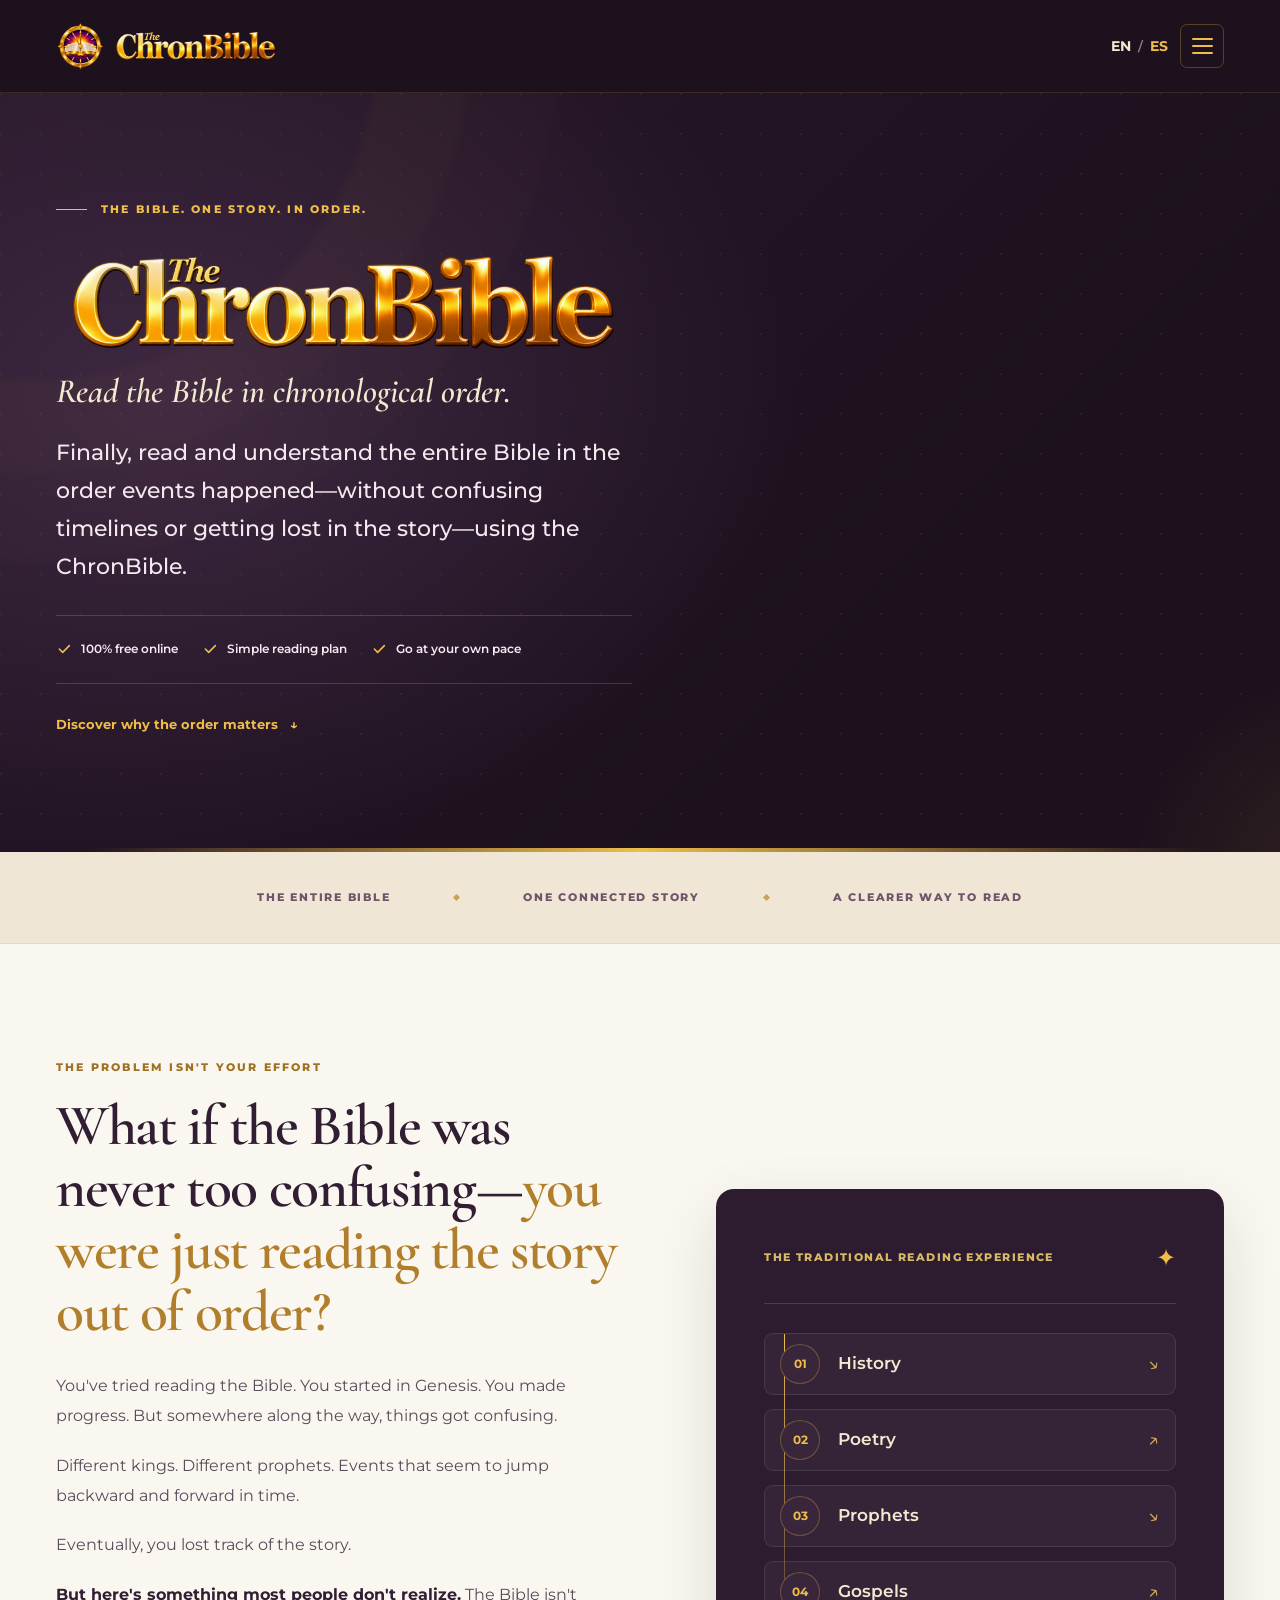
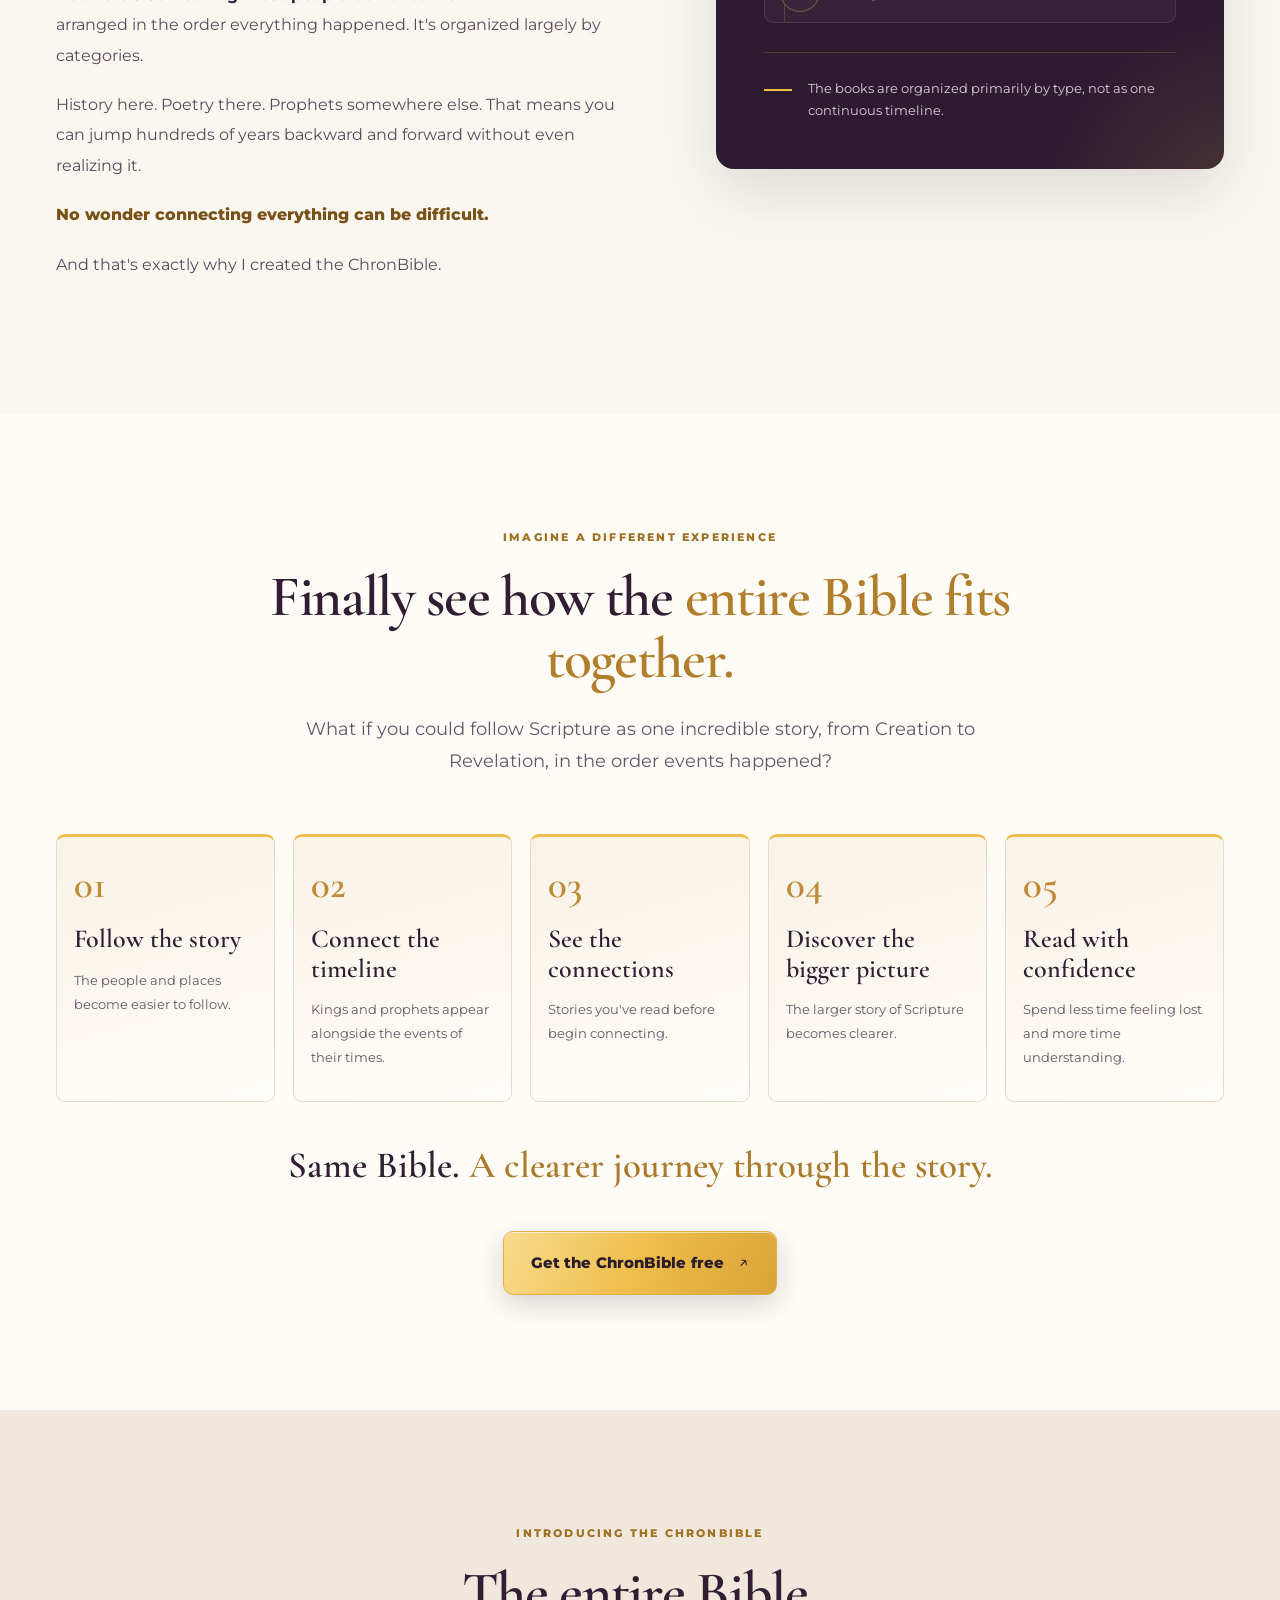
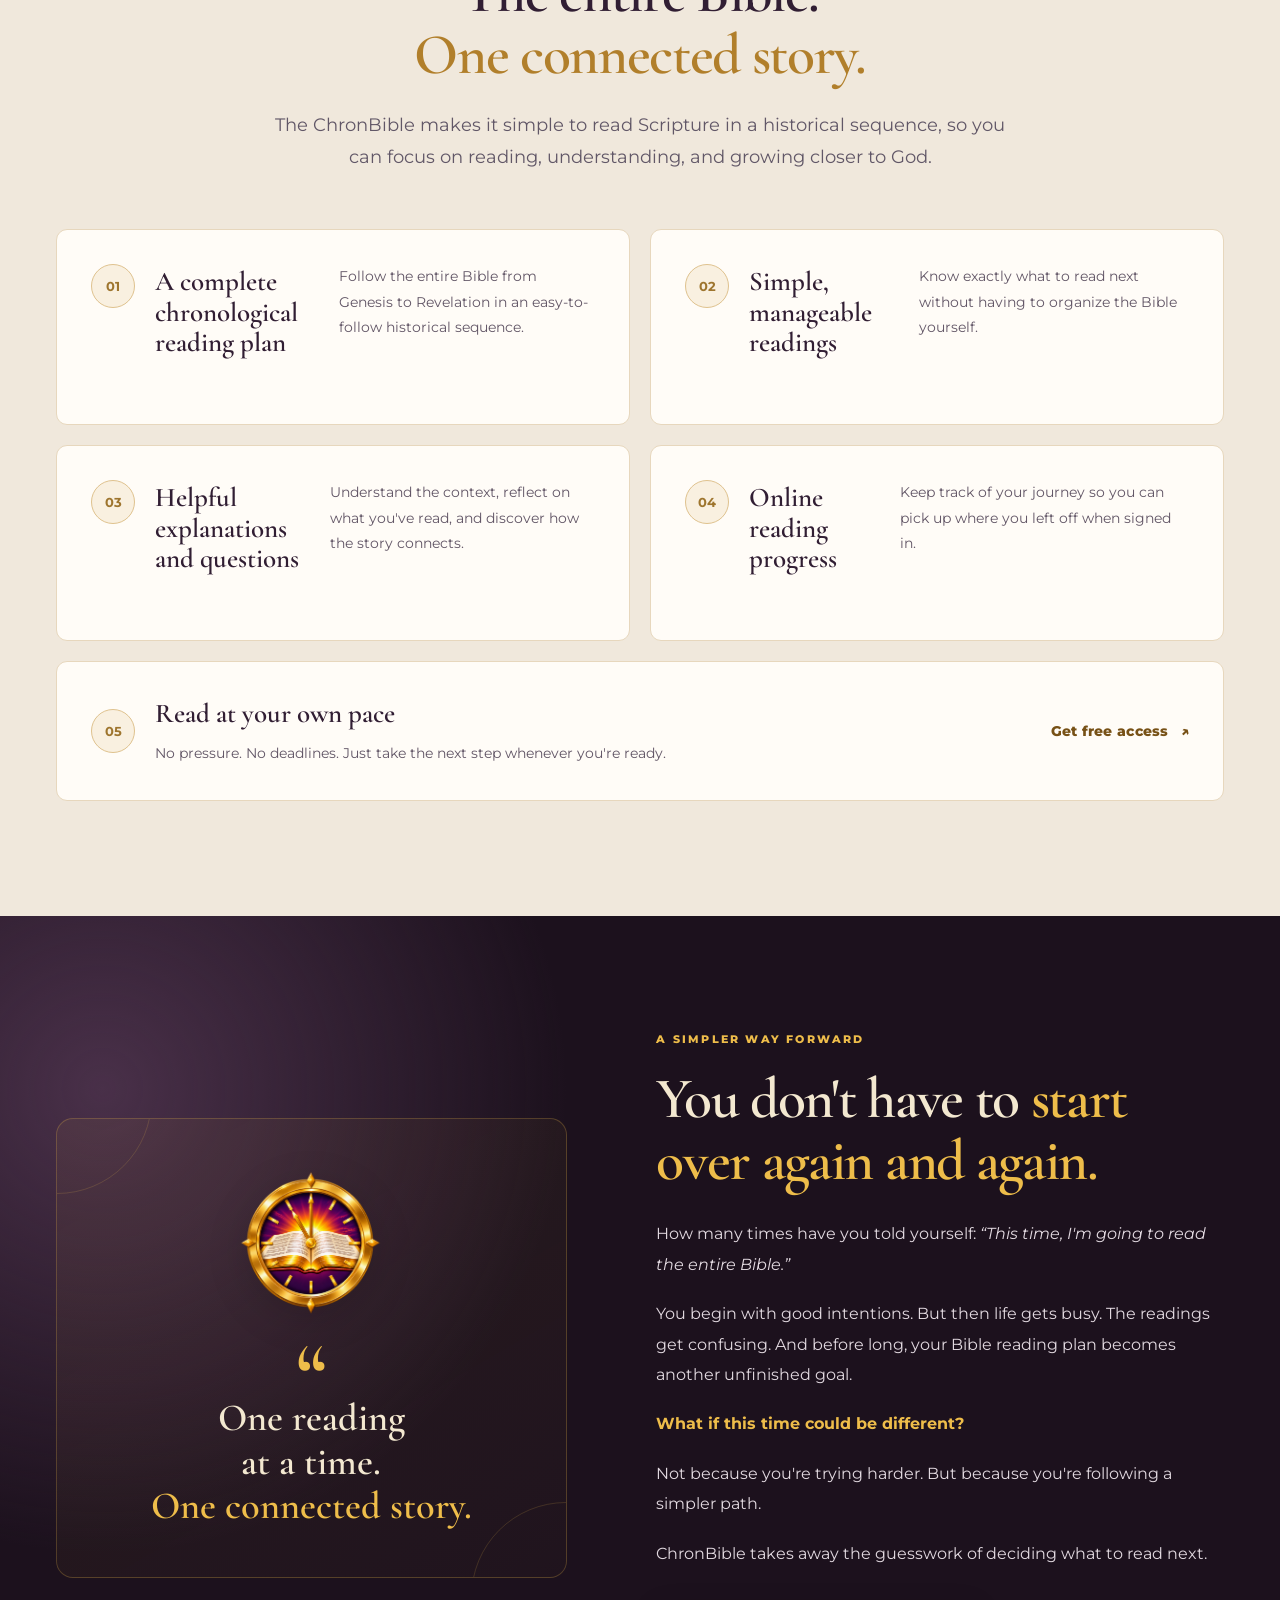
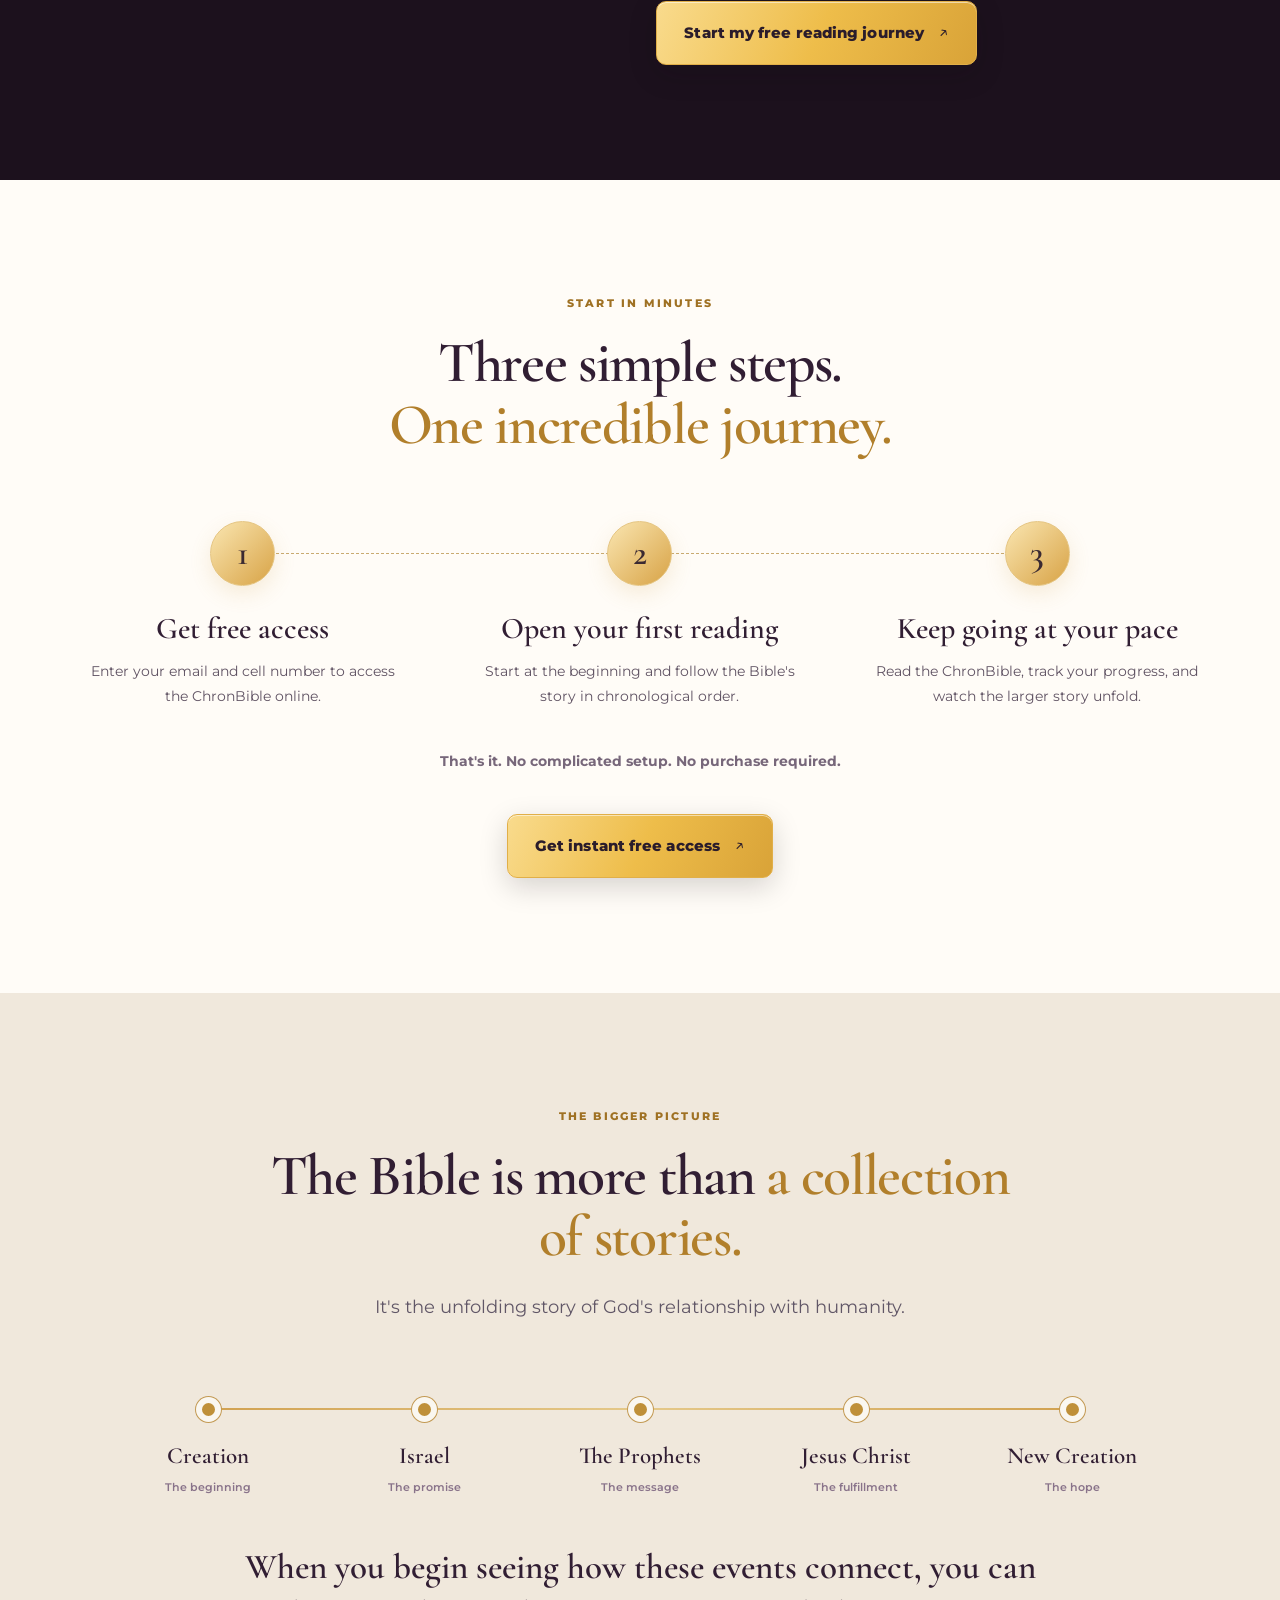
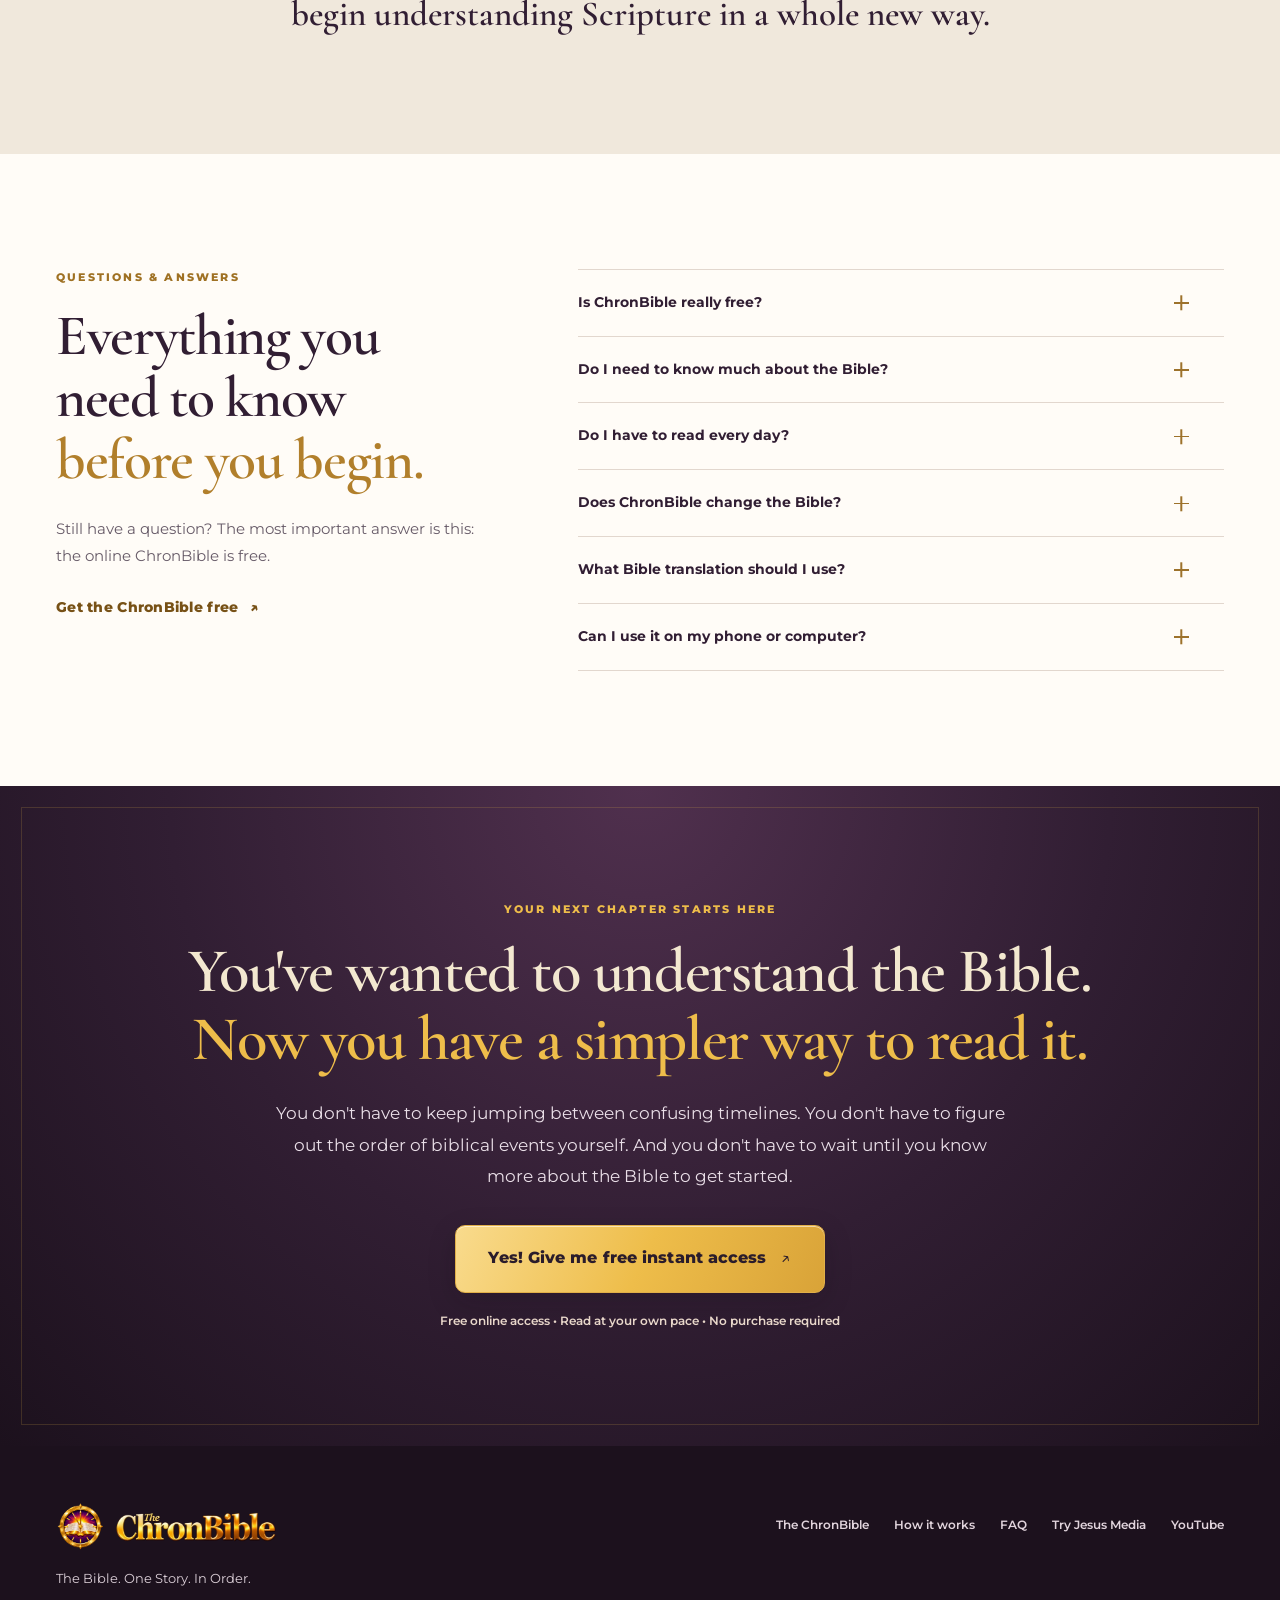
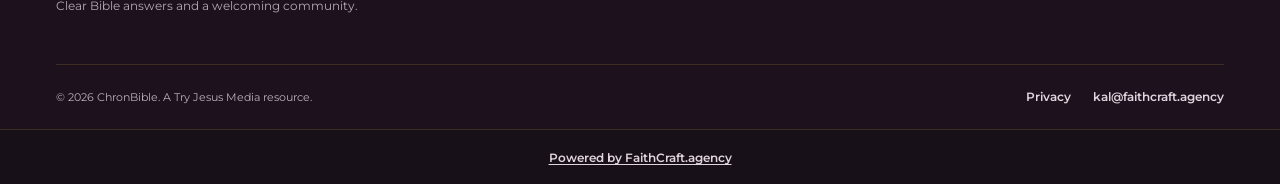
<file: index.html>
<!doctype html>
<html lang="en">
<head>
  <meta charset="utf-8">
  <meta name="viewport" content="width=device-width, initial-scale=1">
  <meta name="theme-color" content="#1C111D">
  <meta name="description" content="Read and understand the entire Bible in the order events happened with the free ChronBible. Get instant online access and follow Scripture as one connected story.">
  <meta property="og:type" content="website">
  <meta property="og:site_name" content="ChronBible">
  <meta property="og:title" content="The ChronBible | The Bible. One Story. In Order.">
  <meta property="og:description" content="Finally, read and understand the entire Bible in the order events happened—without confusing timelines or getting lost in the story.">
  <title>The ChronBible | Read the Bible in the Order It Happened</title>
  <link rel="alternate" hreflang="en" href="/">
  <link rel="alternate" hreflang="es" href="/es/">
  <link rel="icon" type="image/png" href="/assets/chronbible-emblem-20261127.png">
  <link rel="preconnect" href="https://fonts.googleapis.com">
  <link rel="preconnect" href="https://fonts.gstatic.com" crossorigin>
  <link href="https://fonts.googleapis.com/css2?family=Cormorant+Garamond:wght@500;600;700&family=Montserrat:wght@400;500;600;700;800&display=swap" rel="stylesheet">
  <link rel="stylesheet" href="/styles.css?v=20261127-hero-wordmark">
  <script defer src="/script.js?v=20261124-language-menu"></script>
</head>
<body>
  <a class="skip-link" href="#main">Skip to content</a>

  <header class="site-header" id="top">
    <div class="container header-inner">
      <a class="brand" href="#top" aria-label="ChronBible, back to top">
        <img class="brand-mark" src="/assets/chronbible-emblem-20261127.png" width="1254" height="1254" alt="">
        <img class="brand-wordmark" src="/assets/chronbible-wordmark.webp" width="480" height="87" alt="The ChronBible">
      </a>
      <div class="header-controls">
        <nav class="language-switch" aria-label="Language">
          <a href="/" lang="en" hreflang="en" aria-label="English" aria-current="page">EN</a>
          <span class="language-divider" aria-hidden="true">/</span>
          <a href="/es/" lang="es" hreflang="es" aria-label="Español">ES</a>
        </nav>
      <button class="menu-toggle" type="button" aria-controls="mobile-nav" aria-expanded="false" aria-label="Open navigation">
        <span></span><span></span><span></span>
      </button>
      </div>
    </div>
    <nav id="mobile-nav" class="mobile-nav" aria-label="Main navigation" hidden>
      <a href="#why">The difference</a>
      <a href="#included">What's included</a>
      <a href="#how">How it works</a>
      <a href="#faq">Frequently asked questions</a>
      <a class="button" href="#signup">Get free access</a>
    </nav>
  </header>

  <main id="main">
    <section class="hero" aria-labelledby="hero-title">
      <div class="hero-glow hero-glow-one" aria-hidden="true"></div>
      <div class="hero-glow hero-glow-two" aria-hidden="true"></div>
      <div class="container hero-grid">
        <div class="hero-copy">
          <p class="eyebrow"><span class="eyebrow-rule"></span> THE BIBLE. ONE STORY. IN ORDER.</p>
          <h1 id="hero-title" class="hero-wordmark" style="margin-bottom:10px">
            <img src="/assets/chronbible-wordmark-hero-20261127.png" width="2048" height="682" alt="The ChronBible" fetchpriority="high">
          </h1>
          <p class="hero-subheading" style="margin:0 0 20px;color:var(--ivory);font:600 clamp(23px,3vw,34px)/1.24 var(--heading)"><em>Read the Bible in chronological order.</em></p>
          <p class="hero-description">Finally, read and understand the entire Bible in the order events happened—without confusing timelines or getting lost in the story—using the ChronBible.</p>
          <div class="hero-points" aria-label="Benefits">
            <span><svg viewBox="0 0 24 24" aria-hidden="true"><path d="m5 12 5 5L20 7"/></svg> 100% free online</span>
            <span><svg viewBox="0 0 24 24" aria-hidden="true"><path d="m5 12 5 5L20 7"/></svg> Simple reading plan</span>
            <span><svg viewBox="0 0 24 24" aria-hidden="true"><path d="m5 12 5 5L20 7"/></svg> Go at your own pace</span>
          </div>
          <a class="hero-secondary" href="#why">Discover why the order matters <span aria-hidden="true">↓</span></a>
        </div>

        <!-- Omnisend owns the form fields, consent, submission, and styling. -->
        <div id="signup">
          <div id="omnisend-embedded-v2-6b061948d5aa155e74485056"></div>
        </div>
      </div>
      <div class="hero-bottom-line" aria-hidden="true"></div>
    </section>

    <div class="value-strip" aria-label="Why ChronBible">
      <div class="container value-strip-inner">
        <span>THE ENTIRE BIBLE</span><i aria-hidden="true"></i><span>ONE CONNECTED STORY</span><i aria-hidden="true"></i><span>A CLEARER WAY TO READ</span>
      </div>
    </div>

    <section class="section section-light problem-section" id="why" aria-labelledby="why-title">
      <div class="container two-column">
        <div class="section-copy">
          <p class="section-label">THE PROBLEM ISN'T YOUR EFFORT</p>
          <h2 id="why-title">What if the Bible was never too confusing—<em>you were just reading the story out of order?</em></h2>
          <p>You've tried reading the Bible. You started in Genesis. You made progress. But somewhere along the way, things got confusing.</p>
          <p>Different kings. Different prophets. Events that seem to jump backward and forward in time.</p>
          <p>Eventually, you lost track of the story.</p>
          <p><strong>But here's something most people don't realize.</strong> The Bible isn't arranged in the order everything happened. It's organized largely by categories.</p>
          <p>History here. Poetry there. Prophets somewhere else. That means you can jump hundreds of years backward and forward without even realizing it.</p>
          <p class="copy-highlight">No wonder connecting everything can be difficult.</p>
          <p>And that's exactly why I created the ChronBible.</p>
        </div>
        <div class="timeline-graphic" aria-label="The Bible is commonly arranged by categories rather than strictly by the order of events">
          <div class="timeline-graphic-head">
            <span class="mini-label">THE TRADITIONAL READING EXPERIENCE</span>
            <span class="tiny-cross" aria-hidden="true">✦</span>
          </div>
          <div class="timeline-track">
            <div class="timeline-item"><span class="timeline-num">01</span><strong>History</strong><span class="timeline-arrow">↘</span></div>
            <div class="timeline-item"><span class="timeline-num">02</span><strong>Poetry</strong><span class="timeline-arrow">↗</span></div>
            <div class="timeline-item"><span class="timeline-num">03</span><strong>Prophets</strong><span class="timeline-arrow">↘</span></div>
            <div class="timeline-item"><span class="timeline-num">04</span><strong>Gospels</strong><span class="timeline-arrow">↗</span></div>
          </div>
          <div class="timeline-graphic-footer">
            <span class="diagram-line" aria-hidden="true"></span>
            <p>The books are organized primarily by type, not as one continuous timeline.</p>
          </div>
        </div>
      </div>
    </section>

    <section class="section benefits-section" id="benefits" aria-labelledby="benefits-title">
      <div class="container">
        <div class="section-centered narrow">
          <p class="section-label">IMAGINE A DIFFERENT EXPERIENCE</p>
          <h2 id="benefits-title">Finally see how the <em>entire Bible fits together.</em></h2>
          <p>What if you could follow Scripture as one incredible story, from Creation to Revelation, in the order events happened?</p>
        </div>
        <div class="benefits-grid">
          <article class="benefit">
            <span class="benefit-number">01</span>
            <h3>Follow the story</h3>
            <p>The people and places become easier to follow.</p>
          </article>
          <article class="benefit">
            <span class="benefit-number">02</span>
            <h3>Connect the timeline</h3>
            <p>Kings and prophets appear alongside the events of their times.</p>
          </article>
          <article class="benefit">
            <span class="benefit-number">03</span>
            <h3>See the connections</h3>
            <p>Stories you've read before begin connecting.</p>
          </article>
          <article class="benefit">
            <span class="benefit-number">04</span>
            <h3>Discover the bigger picture</h3>
            <p>The larger story of Scripture becomes clearer.</p>
          </article>
          <article class="benefit">
            <span class="benefit-number">05</span>
            <h3>Read with confidence</h3>
            <p>Spend less time feeling lost and more time understanding.</p>
          </article>
        </div>
        <p class="benefits-bottom">Same Bible. <em>A clearer journey through the story.</em></p>
        <div class="center-cta"><a class="button" href="#signup">Get the ChronBible free <span aria-hidden="true">↗</span></a></div>
      </div>
    </section>

    <section class="section included-section" id="included" aria-labelledby="included-title">
      <div class="container">
        <div class="section-centered narrow">
          <p class="section-label">INTRODUCING THE CHRONBIBLE</p>
          <h2 id="included-title">The entire Bible.<br><em>One connected story.</em></h2>
          <p>The ChronBible makes it simple to read Scripture in a historical sequence, so you can focus on reading, understanding, and growing closer to God.</p>
        </div>
        <div class="included-grid">
          <article class="included-card">
            <span class="card-icon" aria-hidden="true">01</span>
            <h3>A complete chronological reading plan</h3>
            <p>Follow the entire Bible from Genesis to Revelation in an easy-to-follow historical sequence.</p>
          </article>
          <article class="included-card">
            <span class="card-icon" aria-hidden="true">02</span>
            <h3>Simple, manageable readings</h3>
            <p>Know exactly what to read next without having to organize the Bible yourself.</p>
          </article>
          <article class="included-card">
            <span class="card-icon" aria-hidden="true">03</span>
            <h3>Helpful explanations and questions</h3>
            <p>Understand the context, reflect on what you've read, and discover how the story connects.</p>
          </article>
          <article class="included-card">
            <span class="card-icon" aria-hidden="true">04</span>
            <h3>Online reading progress</h3>
            <p>Keep track of your journey so you can pick up where you left off when signed in.</p>
          </article>
          <article class="included-card included-wide">
            <span class="card-icon" aria-hidden="true">05</span>
            <div>
              <h3>Read at your own pace</h3>
              <p>No pressure. No deadlines. Just take the next step whenever you're ready.</p>
            </div>
            <a class="text-link" href="#signup">Get free access <span aria-hidden="true">↗</span></a>
          </article>
        </div>
      </div>
    </section>

    <section class="section fresh-start-section" aria-labelledby="fresh-start-title">
      <div class="container fresh-start-grid">
        <div class="fresh-start-quote" aria-hidden="true">
          <img class="large-mark" src="/assets/chronbible-emblem-20261127.png" width="1254" height="1254" alt="" loading="lazy">
          <div class="book-quote">
            <span>“</span>
            <p>One reading<br>at a time.<br><em>One connected story.</em></p>
          </div>
        </div>
        <div class="section-copy section-copy-on-dark">
          <p class="section-label">A SIMPLER WAY FORWARD</p>
          <h2 id="fresh-start-title">You don't have to <em>start over again and again.</em></h2>
          <p>How many times have you told yourself: <em>“This time, I'm going to read the entire Bible.”</em></p>
          <p>You begin with good intentions. But then life gets busy. The readings get confusing. And before long, your Bible reading plan becomes another unfinished goal.</p>
          <p><strong>What if this time could be different?</strong></p>
          <p>Not because you're trying harder. But because you're following a simpler path.</p>
          <p>ChronBible takes away the guesswork of deciding what to read next.</p>
          <a class="button" href="#signup">Start my free reading journey <span aria-hidden="true">↗</span></a>
        </div>
      </div>
    </section>

    <section class="section steps-section" id="how" aria-labelledby="how-title">
      <div class="container">
        <div class="section-centered narrow">
          <p class="section-label">START IN MINUTES</p>
          <h2 id="how-title">Three simple steps.<br><em>One incredible journey.</em></h2>
        </div>
        <div class="steps-grid">
          <article class="step">
            <div class="step-number">1</div>
            <h3>Get free access</h3>
            <p>Enter your email and cell number to access the ChronBible online.</p>
          </article>
          <article class="step">
            <div class="step-number">2</div>
            <h3>Open your first reading</h3>
            <p>Start at the beginning and follow the Bible's story in chronological order.</p>
          </article>
          <article class="step">
            <div class="step-number">3</div>
            <h3>Keep going at your pace</h3>
            <p>Read the ChronBible, track your progress, and watch the larger story unfold.</p>
          </article>
        </div>
        <p class="steps-reassurance">That's it. No complicated setup. No purchase required.</p>
        <div class="center-cta"><a href="#signup" class="button">Get instant free access <span aria-hidden="true">↗</span></a></div>
      </div>
    </section>

    <section class="story-section section" aria-labelledby="story-title">
      <div class="container">
        <div class="section-centered narrow">
          <p class="section-label">THE BIGGER PICTURE</p>
          <h2 id="story-title">The Bible is more than <em>a collection of stories.</em></h2>
          <p>It's the unfolding story of God's relationship with humanity.</p>
        </div>
        <div class="story-line" aria-label="From Creation to Revelation">
          <div><span class="story-dot"></span><strong>Creation</strong><small>The beginning</small></div>
          <div><span class="story-dot"></span><strong>Israel</strong><small>The promise</small></div>
          <div><span class="story-dot"></span><strong>The Prophets</strong><small>The message</small></div>
          <div><span class="story-dot"></span><strong>Jesus Christ</strong><small>The fulfillment</small></div>
          <div><span class="story-dot"></span><strong>New Creation</strong><small>The hope</small></div>
        </div>
        <p class="story-closing">When you begin seeing how these events connect, you can begin understanding Scripture in a whole new way.</p>
      </div>
    </section>

    <section class="section faq-section" id="faq" aria-labelledby="faq-title">
      <div class="container faq-grid">
        <div class="faq-lead">
          <p class="section-label">QUESTIONS & ANSWERS</p>
          <h2 id="faq-title">Everything you need to know <em>before you begin.</em></h2>
          <p>Still have a question? The most important answer is this: the online ChronBible is free.</p>
          <a class="text-link" href="#signup">Get the ChronBible free <span aria-hidden="true">↗</span></a>
        </div>
        <div class="faq-list">
          <details>
            <summary>Is ChronBible really free?<span class="faq-plus" aria-hidden="true"></span></summary>
            <p>Yes! The complete online ChronBible is free to access. No purchase required.</p>
          </details>
          <details>
            <summary>Do I need to know much about the Bible?<span class="faq-plus" aria-hidden="true"></span></summary>
            <p>Not at all. ChronBible is designed for beginners and experienced Bible readers alike.</p>
          </details>
          <details>
            <summary>Do I have to read every day?<span class="faq-plus" aria-hidden="true"></span></summary>
            <p>No. You can read at your own pace and return whenever you're ready.</p>
          </details>
          <details>
            <summary>Does ChronBible change the Bible?<span class="faq-plus" aria-hidden="true"></span></summary>
            <p>No. The ChronBible presents Scripture in a historical reading sequence. The biblical text remains unchanged. Some historical dates and the order of certain events are uncertain.</p>
          </details>
          <details>
            <summary>What Bible translation should I use?<span class="faq-plus" aria-hidden="true"></span></summary>
            <p>You can follow the ChronBible readings alongside your preferred Bible translation.</p>
          </details>
          <details>
            <summary>Can I use it on my phone or computer?<span class="faq-plus" aria-hidden="true"></span></summary>
            <p>Yes! The online ChronBible works on compatible phones, tablets, and computers.</p>
          </details>
        </div>
      </div>
    </section>

    <section class="closing-section" aria-labelledby="closing-title">
      <div class="container closing-inner">
        <p class="section-label">YOUR NEXT CHAPTER STARTS HERE</p>
        <h2 id="closing-title">You've wanted to understand the Bible.<br><em>Now you have a simpler way to read it.</em></h2>
        <p>You don't have to keep jumping between confusing timelines. You don't have to figure out the order of biblical events yourself. And you don't have to wait until you know more about the Bible to get started.</p>
        <a class="button button-large" href="#signup">Yes! Give me free instant access <span aria-hidden="true">↗</span></a>
        <span class="closing-fineprint">Free online access • Read at your own pace • No purchase required</span>
      </div>
    </section>
  </main>

  <footer class="site-footer">
    <div class="container footer-top">
      <div class="footer-brand">
        <a class="brand" href="#top">
          <img class="brand-mark" src="/assets/chronbible-emblem-20261127.png" width="1254" height="1254" alt="">
          <img class="brand-wordmark" src="/assets/chronbible-wordmark.webp" width="480" height="87" alt="The ChronBible">
        </a>
        <p>The Bible. One Story. In Order.</p>
        <p class="footer-muted">Clear Bible answers and a welcoming community.</p>
      </div>
      <div class="footer-links">
        <a href="#included">The ChronBible</a>
        <a href="#how">How it works</a>
        <a href="#faq">FAQ</a>
        <a href="https://tryjesusmedia.com/" target="_blank" rel="noopener noreferrer">Try Jesus Media</a>
        <a href="https://youtube.com/@tryjesusmedia2?si=nIxpcNT0JkY1kD4D" target="_blank" rel="noopener noreferrer">YouTube</a>
      </div>
    </div>
    <div class="container footer-bottom">
      <p>© <span id="year">2026</span> ChronBible. A Try Jesus Media resource.</p>
      <div>
        <a href="https://tryjesusmedia.com/privacy" target="_blank" rel="noopener noreferrer">Privacy</a>
        <a href="mailto:kal@faithcraft.agency">kal@faithcraft.agency</a>
      </div>
    </div>
  </footer>
  <div class="site-credit">
    <a href="https://faithcraft.agency/">Powered by FaithCraft.agency</a>
  </div>
  <script
    data-omnisend-loader="true"
    type="text/javascript"
  >

    window.omnisend = window.omnisend || [];

    omnisend.push([
      "brandID",
      "6995f37d2de8216a26d88410"
    ]);

    omnisend.push([
      "track",
      "$pageViewed"
    ]);

    !function () {

      var e = document.createElement("script");

      e.type = "text/javascript";
      e.async = true;
      e.src = "https://omnisnippet1.com/inshop/launcher-v2.js";

      var t = document.getElementsByTagName("script")[0];

      t.parentNode.insertBefore(e, t);

    }();

  </script>
</body>
</html>
</file>
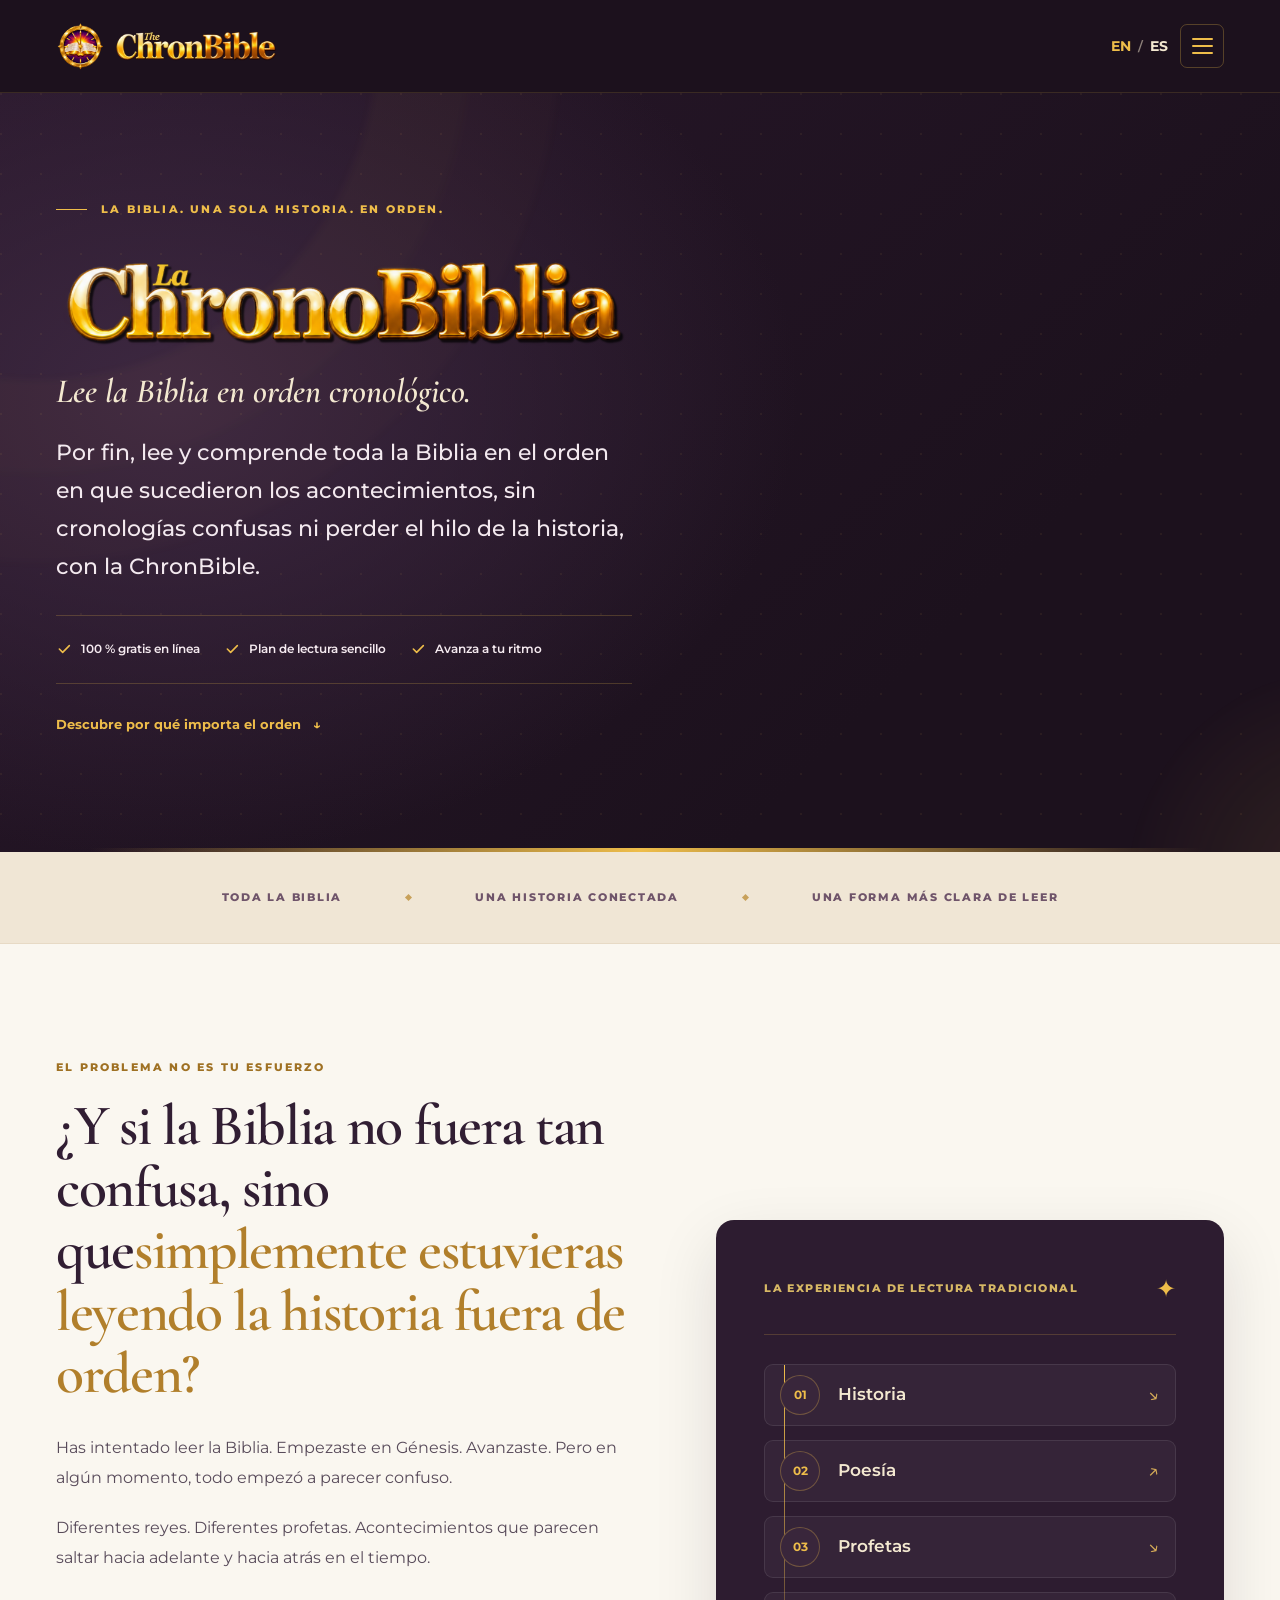
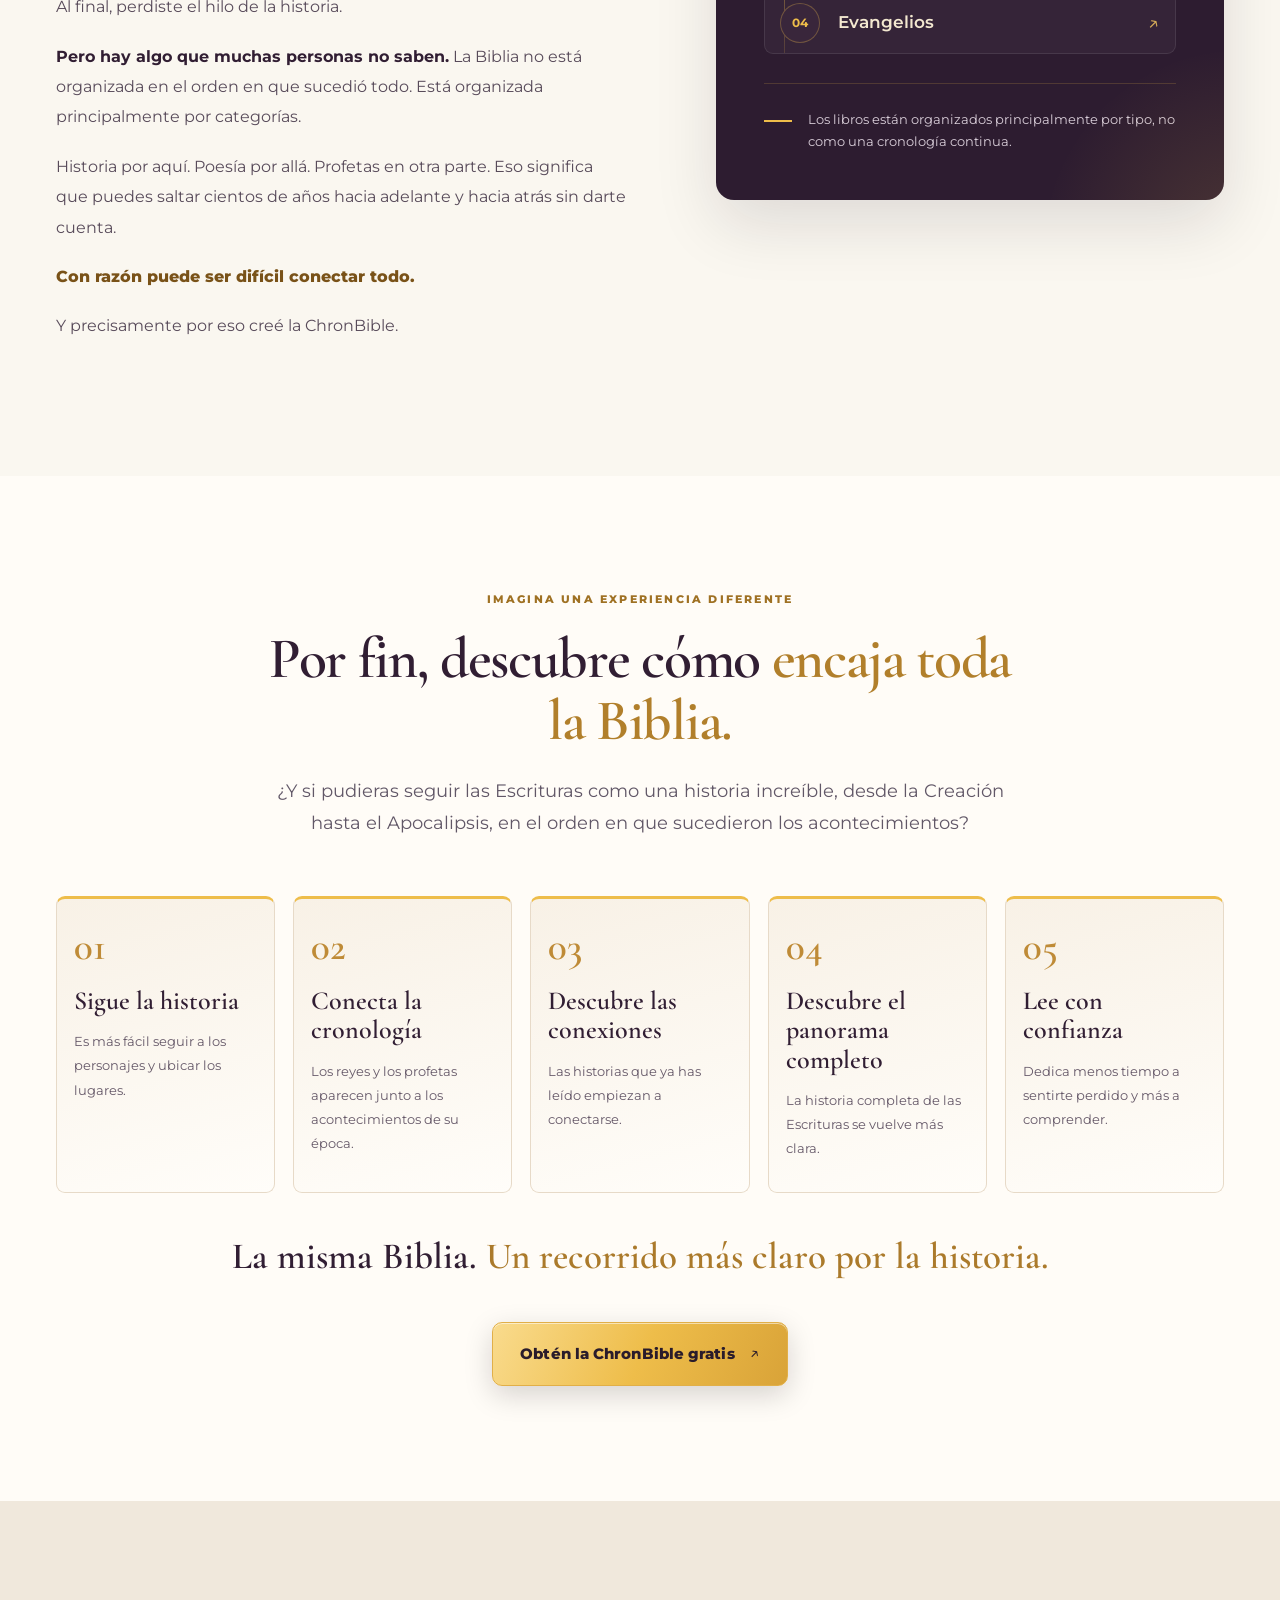
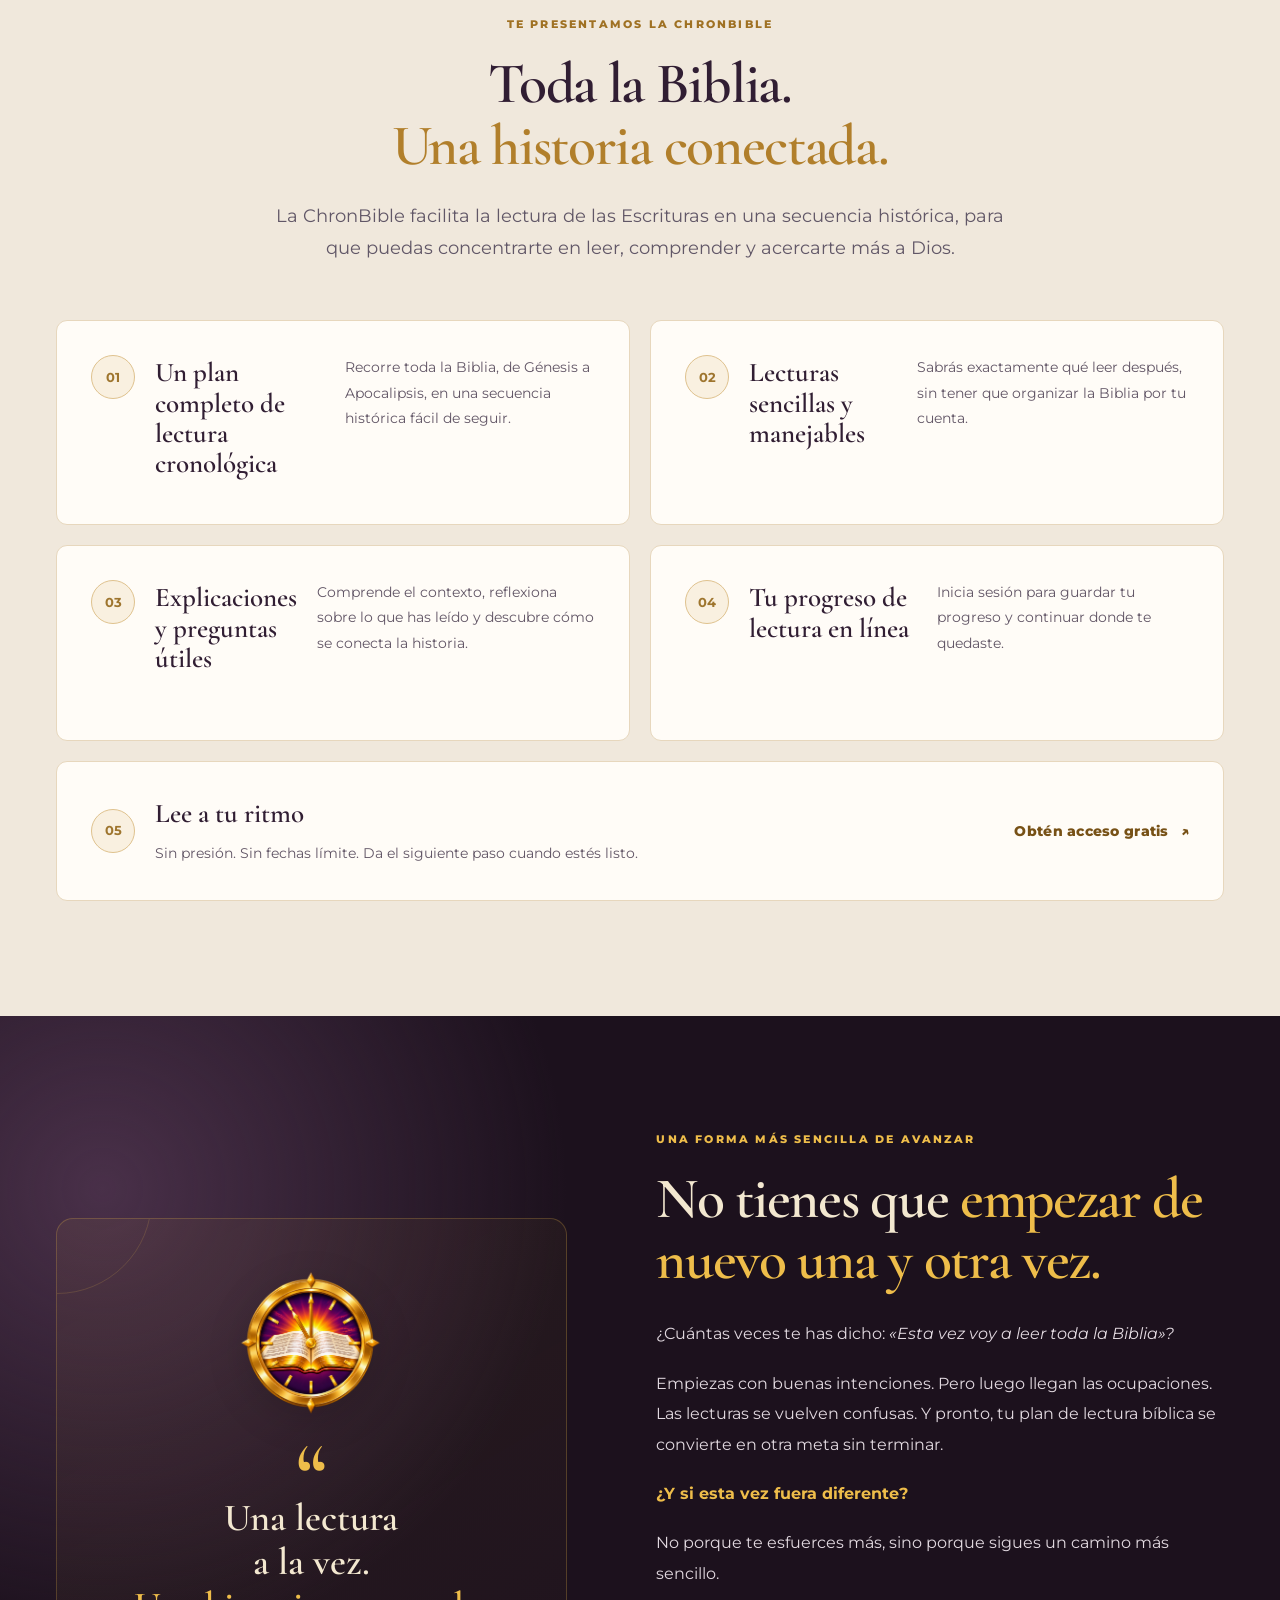
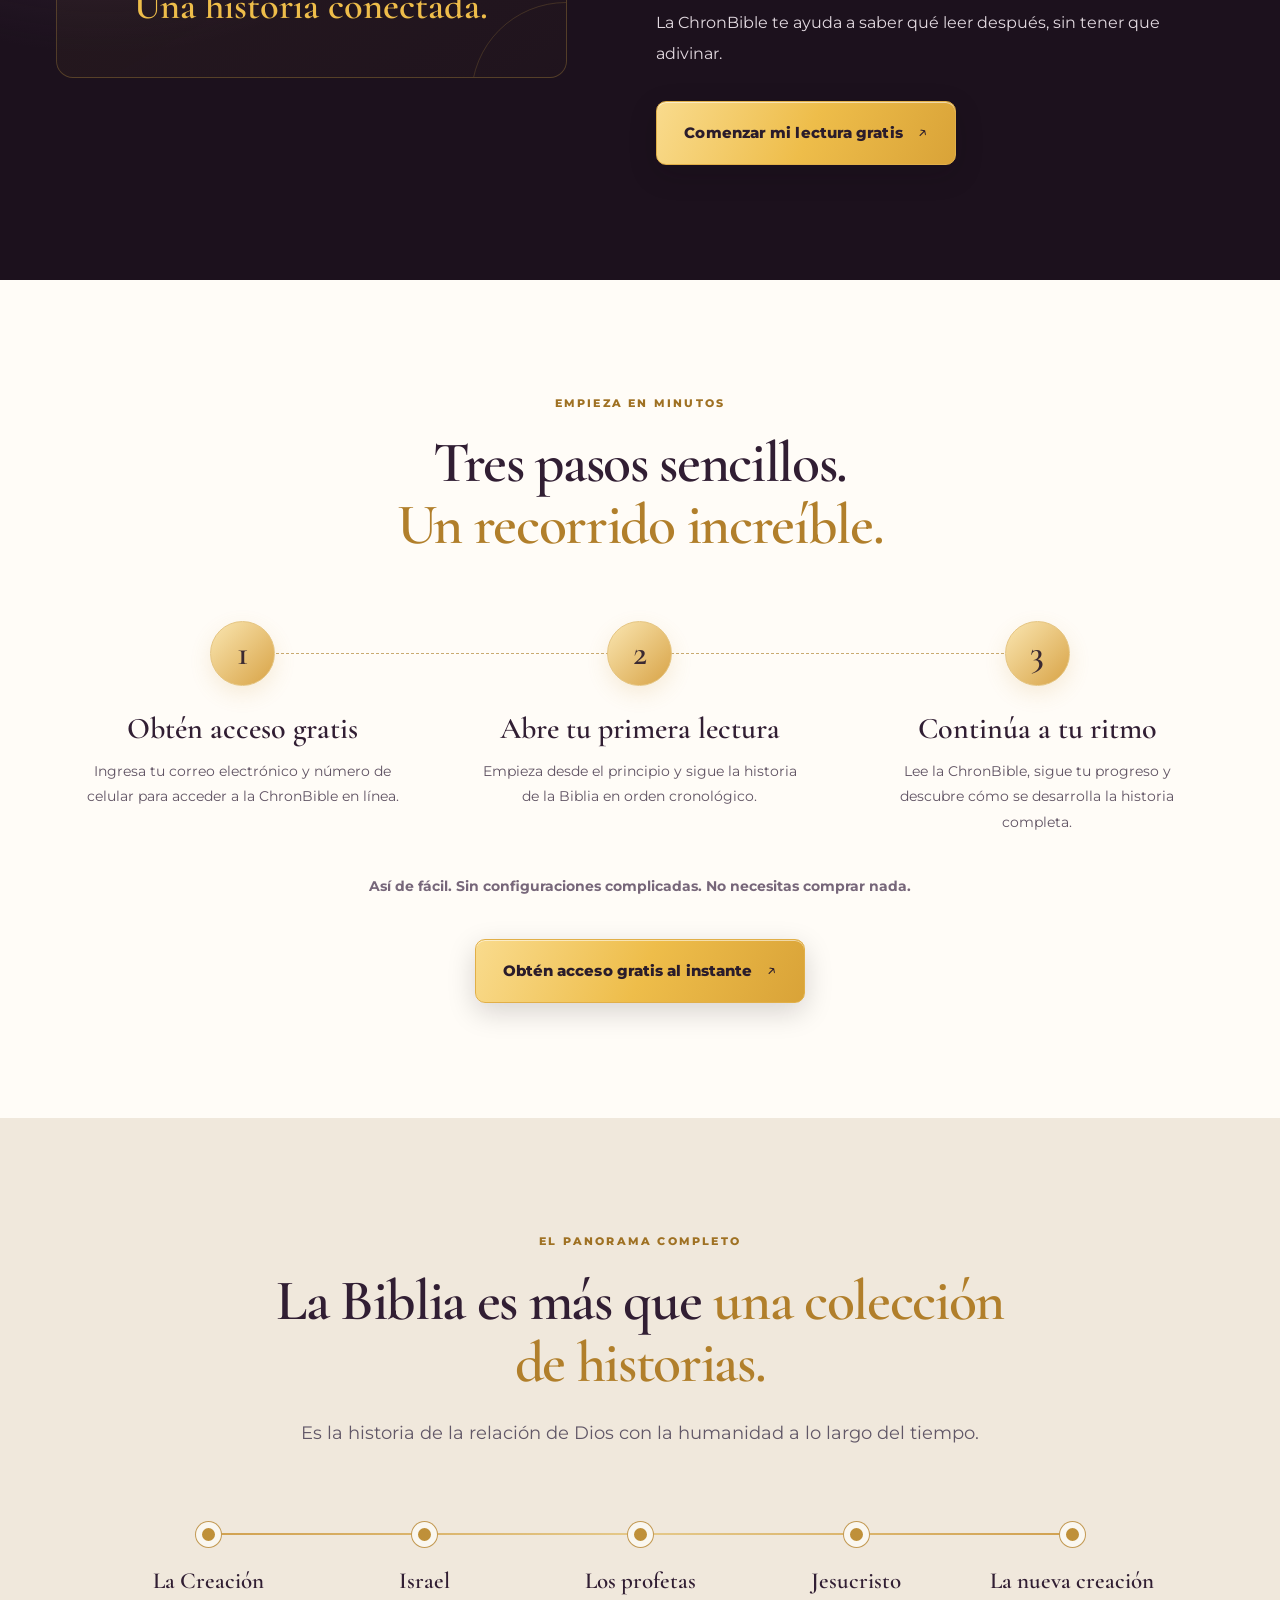
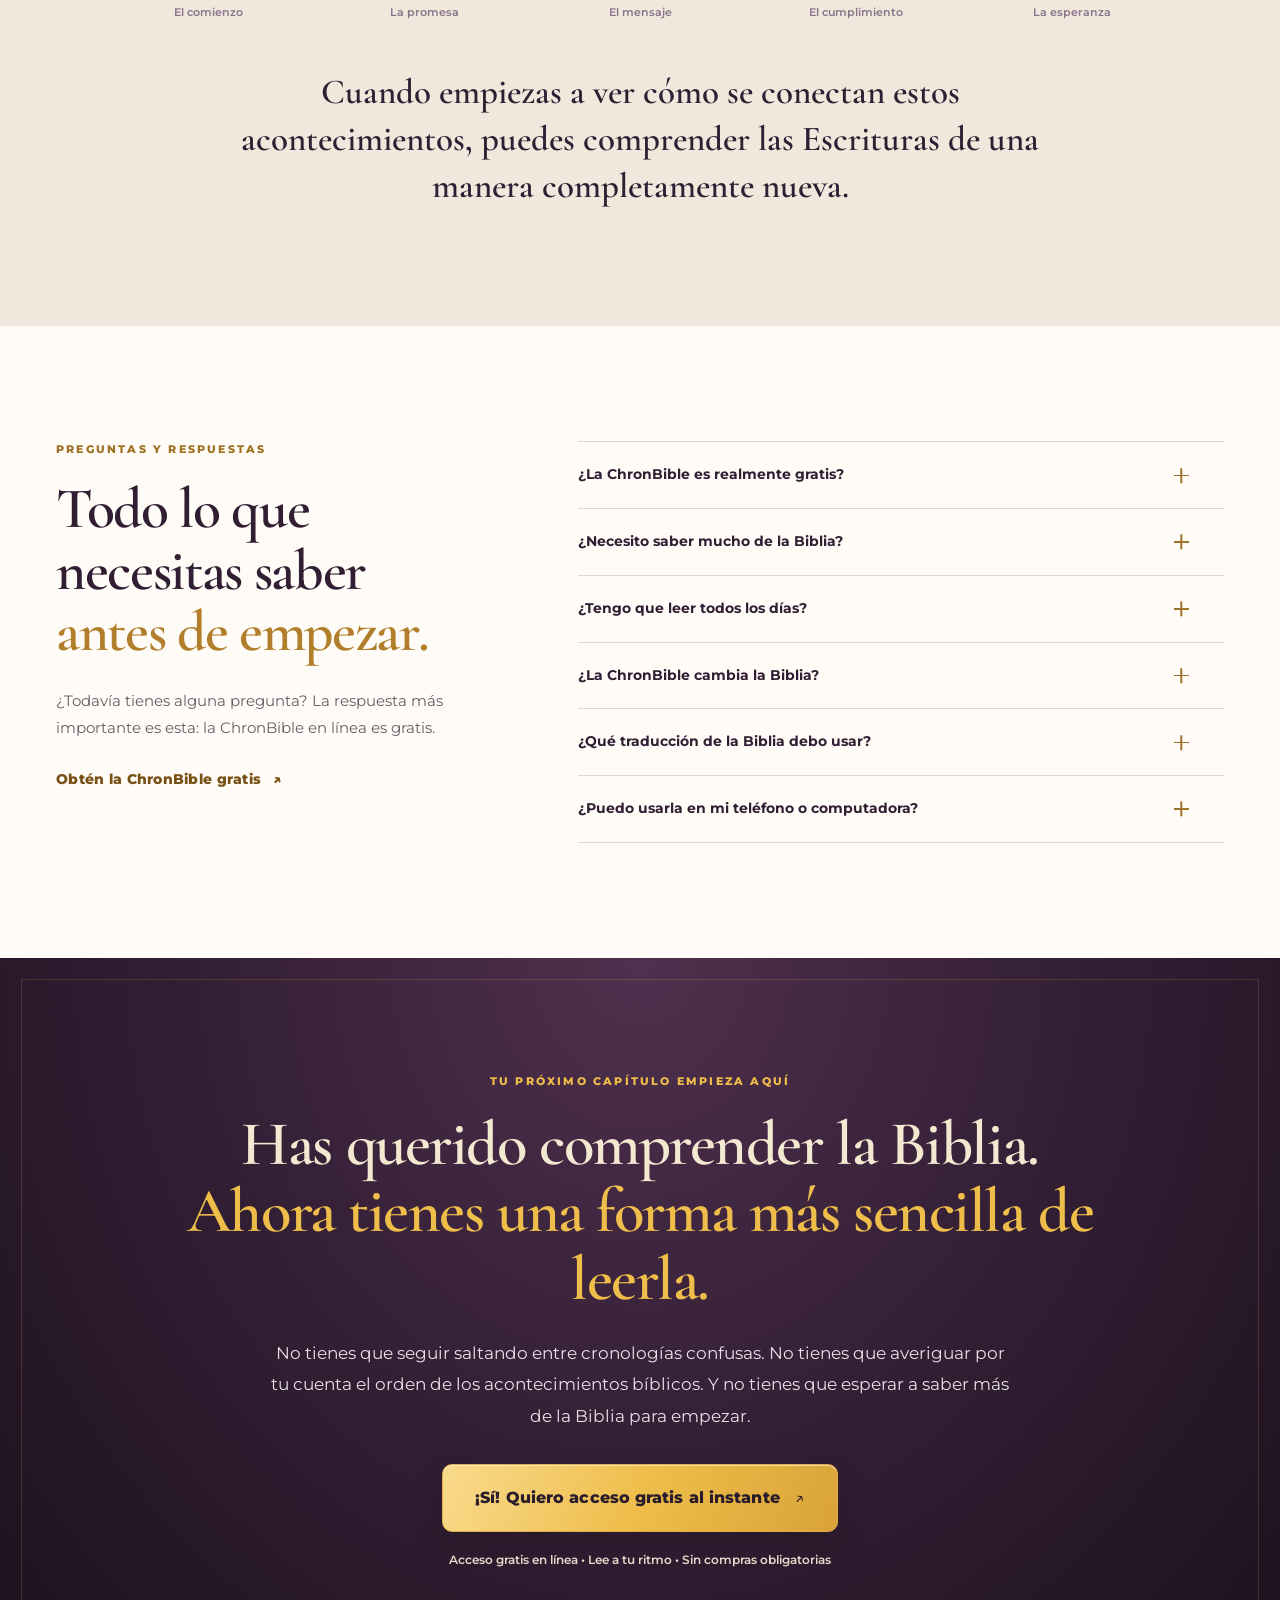
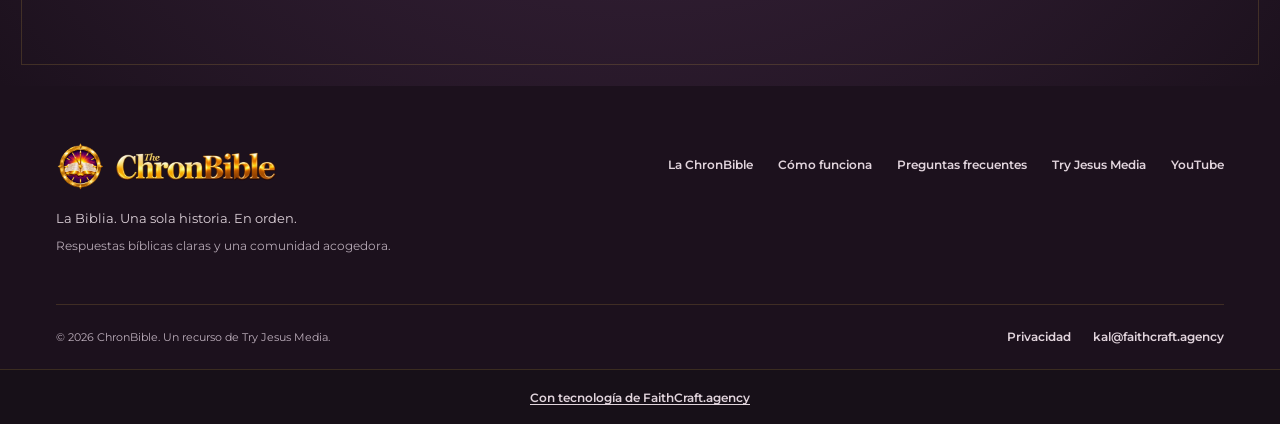
<file: es/index.html>
<!doctype html>
<html lang="es">
<head>
  <meta charset="utf-8">
  <meta name="viewport" content="width=device-width, initial-scale=1">
  <meta name="theme-color" content="#1C111D">
  <meta name="description" content="Lee y comprende toda la Biblia en el orden en que sucedieron los acontecimientos con la ChronBible gratis. Obtén acceso al instante y sigue las Escrituras como una historia conectada.">
  <meta property="og:type" content="website">
  <meta property="og:site_name" content="ChronBible">
  <meta property="og:title" content="La ChronBible | La Biblia. Una sola historia. En orden.">
  <meta property="og:description" content="Por fin, lee y comprende toda la Biblia en el orden en que sucedieron los acontecimientos, sin cronologías confusas ni perder el hilo de la historia.">
  <title>La ChronBible | Lee la Biblia en el orden en que sucedió</title>
  <link rel="alternate" hreflang="en" href="/">
  <link rel="alternate" hreflang="es" href="/es/">
  <link rel="icon" type="image/png" href="/assets/chronbible-emblem-20261127.png">
  <link rel="preconnect" href="https://fonts.googleapis.com">
  <link rel="preconnect" href="https://fonts.gstatic.com" crossorigin>
  <link href="https://fonts.googleapis.com/css2?family=Cormorant+Garamond:wght@500;600;700&family=Montserrat:wght@400;500;600;700;800&display=swap" rel="stylesheet">
  <link rel="stylesheet" href="/styles.css?v=20261127-hero-wordmark">
  <script defer src="/script.js?v=20261124-language-menu"></script>
</head>
<body>
  <a class="skip-link" href="#main">Ir al contenido</a>

  <header class="site-header" id="top">
    <div class="container header-inner">
      <a class="brand" href="#top" aria-label="ChronBible, volver al inicio">
        <img class="brand-mark" src="/assets/chronbible-emblem-20261127.png" width="1254" height="1254" alt="">
        <img class="brand-wordmark" src="/assets/chronbible-wordmark.webp" width="480" height="87" alt="ChronBible">
      </a>
      <div class="header-controls">
        <nav class="language-switch" aria-label="Idioma">
          <a href="/" lang="en" hreflang="en" aria-label="English">EN</a>
          <span class="language-divider" aria-hidden="true">/</span>
          <a href="/es/" lang="es" hreflang="es" aria-label="Español" aria-current="page">ES</a>
        </nav>
      <button class="menu-toggle" type="button" aria-controls="mobile-nav" aria-expanded="false" aria-label="Abrir menú">
        <span></span><span></span><span></span>
      </button>
      </div>
    </div>
    <nav id="mobile-nav" class="mobile-nav" aria-label="Navegación principal" hidden>
      <a href="#why">La diferencia</a>
      <a href="#included">Qué incluye</a>
      <a href="#how">Cómo funciona</a>
      <a href="#faq">Preguntas frecuentes</a>
      <a class="button" href="#signup">Obtén acceso gratis</a>
    </nav>
  </header>

  <main id="main">
    <section class="hero" aria-labelledby="hero-title">
      <div class="hero-glow hero-glow-one" aria-hidden="true"></div>
      <div class="hero-glow hero-glow-two" aria-hidden="true"></div>
      <div class="container hero-grid">
        <div class="hero-copy">
          <p class="eyebrow"><span class="eyebrow-rule"></span> LA BIBLIA. UNA SOLA HISTORIA. EN ORDEN.</p>
          <h1 id="hero-title" class="hero-wordmark" style="margin-bottom:10px">
            <img src="/assets/chronobiblia-wordmark-hero-20261127.png" width="1920" height="500" alt="La ChronoBiblia" fetchpriority="high">
          </h1>
          <p class="hero-subheading" style="margin:0 0 20px;color:var(--ivory);font:600 clamp(23px,3vw,34px)/1.24 var(--heading)"><em>Lee la Biblia en orden cronológico.</em></p>
          <p class="hero-description">Por fin, lee y comprende toda la Biblia en el orden en que sucedieron los acontecimientos, sin cronologías confusas ni perder el hilo de la historia, con la ChronBible.</p>
          <div class="hero-points" aria-label="Beneficios">
            <span><svg viewBox="0 0 24 24" aria-hidden="true"><path d="m5 12 5 5L20 7"/></svg> 100 % gratis en línea</span>
            <span><svg viewBox="0 0 24 24" aria-hidden="true"><path d="m5 12 5 5L20 7"/></svg> Plan de lectura sencillo</span>
            <span><svg viewBox="0 0 24 24" aria-hidden="true"><path d="m5 12 5 5L20 7"/></svg> Avanza a tu ritmo</span>
          </div>
          <a class="hero-secondary" href="#why">Descubre por qué importa el orden <span aria-hidden="true">↓</span></a>
        </div>

        <!-- Omnisend owns the form fields, consent, submission, and styling. -->
        <div id="signup">
          <div id="omnisend-embedded-v2-6b061948d5aa155e74485056"></div>
        </div>
      </div>
      <div class="hero-bottom-line" aria-hidden="true"></div>
    </section>

    <div class="value-strip" aria-label="Por qué elegir la ChronBible">
      <div class="container value-strip-inner">
        <span>TODA LA BIBLIA</span><i aria-hidden="true"></i><span>UNA HISTORIA CONECTADA</span><i aria-hidden="true"></i><span>UNA FORMA MÁS CLARA DE LEER</span>
      </div>
    </div>

    <section class="section section-light problem-section" id="why" aria-labelledby="why-title">
      <div class="container two-column">
        <div class="section-copy">
          <p class="section-label">EL PROBLEMA NO ES TU ESFUERZO</p>
          <h2 id="why-title">¿Y si la Biblia no fuera tan confusa, sino que<em>simplemente estuvieras leyendo la historia fuera de orden?</em></h2>
          <p>Has intentado leer la Biblia. Empezaste en Génesis. Avanzaste. Pero en algún momento, todo empezó a parecer confuso.</p>
          <p>Diferentes reyes. Diferentes profetas. Acontecimientos que parecen saltar hacia adelante y hacia atrás en el tiempo.</p>
          <p>Al final, perdiste el hilo de la historia.</p>
          <p><strong>Pero hay algo que muchas personas no saben.</strong> La Biblia no está organizada en el orden en que sucedió todo. Está organizada principalmente por categorías.</p>
          <p>Historia por aquí. Poesía por allá. Profetas en otra parte. Eso significa que puedes saltar cientos de años hacia adelante y hacia atrás sin darte cuenta.</p>
          <p class="copy-highlight">Con razón puede ser difícil conectar todo.</p>
          <p>Y precisamente por eso creé la ChronBible.</p>
        </div>
        <div class="timeline-graphic" aria-label="La Biblia suele organizarse por categorías y no estrictamente por el orden de los acontecimientos">
          <div class="timeline-graphic-head">
            <span class="mini-label">LA EXPERIENCIA DE LECTURA TRADICIONAL</span>
            <span class="tiny-cross" aria-hidden="true">✦</span>
          </div>
          <div class="timeline-track">
            <div class="timeline-item"><span class="timeline-num">01</span><strong>Historia</strong><span class="timeline-arrow">↘</span></div>
            <div class="timeline-item"><span class="timeline-num">02</span><strong>Poesía</strong><span class="timeline-arrow">↗</span></div>
            <div class="timeline-item"><span class="timeline-num">03</span><strong>Profetas</strong><span class="timeline-arrow">↘</span></div>
            <div class="timeline-item"><span class="timeline-num">04</span><strong>Evangelios</strong><span class="timeline-arrow">↗</span></div>
          </div>
          <div class="timeline-graphic-footer">
            <span class="diagram-line" aria-hidden="true"></span>
            <p>Los libros están organizados principalmente por tipo, no como una cronología continua.</p>
          </div>
        </div>
      </div>
    </section>

    <section class="section benefits-section" id="benefits" aria-labelledby="benefits-title">
      <div class="container">
        <div class="section-centered narrow">
          <p class="section-label">IMAGINA UNA EXPERIENCIA DIFERENTE</p>
          <h2 id="benefits-title">Por fin, descubre cómo <em>encaja toda la Biblia.</em></h2>
          <p>¿Y si pudieras seguir las Escrituras como una historia increíble, desde la Creación hasta el Apocalipsis, en el orden en que sucedieron los acontecimientos?</p>
        </div>
        <div class="benefits-grid">
          <article class="benefit">
            <span class="benefit-number">01</span>
            <h3>Sigue la historia</h3>
            <p>Es más fácil seguir a los personajes y ubicar los lugares.</p>
          </article>
          <article class="benefit">
            <span class="benefit-number">02</span>
            <h3>Conecta la cronología</h3>
            <p>Los reyes y los profetas aparecen junto a los acontecimientos de su época.</p>
          </article>
          <article class="benefit">
            <span class="benefit-number">03</span>
            <h3>Descubre las conexiones</h3>
            <p>Las historias que ya has leído empiezan a conectarse.</p>
          </article>
          <article class="benefit">
            <span class="benefit-number">04</span>
            <h3>Descubre el panorama completo</h3>
            <p>La historia completa de las Escrituras se vuelve más clara.</p>
          </article>
          <article class="benefit">
            <span class="benefit-number">05</span>
            <h3>Lee con confianza</h3>
            <p>Dedica menos tiempo a sentirte perdido y más a comprender.</p>
          </article>
        </div>
        <p class="benefits-bottom">La misma Biblia. <em>Un recorrido más claro por la historia.</em></p>
        <div class="center-cta"><a class="button" href="#signup">Obtén la ChronBible gratis <span aria-hidden="true">↗</span></a></div>
      </div>
    </section>

    <section class="section included-section" id="included" aria-labelledby="included-title">
      <div class="container">
        <div class="section-centered narrow">
          <p class="section-label">TE PRESENTAMOS LA CHRONBIBLE</p>
          <h2 id="included-title">Toda la Biblia.<br><em>Una historia conectada.</em></h2>
          <p>La ChronBible facilita la lectura de las Escrituras en una secuencia histórica, para que puedas concentrarte en leer, comprender y acercarte más a Dios.</p>
        </div>
        <div class="included-grid">
          <article class="included-card">
            <span class="card-icon" aria-hidden="true">01</span>
            <h3>Un plan completo de lectura cronológica</h3>
            <p>Recorre toda la Biblia, de Génesis a Apocalipsis, en una secuencia histórica fácil de seguir.</p>
          </article>
          <article class="included-card">
            <span class="card-icon" aria-hidden="true">02</span>
            <h3>Lecturas sencillas y manejables</h3>
            <p>Sabrás exactamente qué leer después, sin tener que organizar la Biblia por tu cuenta.</p>
          </article>
          <article class="included-card">
            <span class="card-icon" aria-hidden="true">03</span>
            <h3>Explicaciones y preguntas útiles</h3>
            <p>Comprende el contexto, reflexiona sobre lo que has leído y descubre cómo se conecta la historia.</p>
          </article>
          <article class="included-card">
            <span class="card-icon" aria-hidden="true">04</span>
            <h3>Tu progreso de lectura en línea</h3>
            <p>Inicia sesión para guardar tu progreso y continuar donde te quedaste.</p>
          </article>
          <article class="included-card included-wide">
            <span class="card-icon" aria-hidden="true">05</span>
            <div>
              <h3>Lee a tu ritmo</h3>
              <p>Sin presión. Sin fechas límite. Da el siguiente paso cuando estés listo.</p>
            </div>
            <a class="text-link" href="#signup">Obtén acceso gratis <span aria-hidden="true">↗</span></a>
          </article>
        </div>
      </div>
    </section>

    <section class="section fresh-start-section" aria-labelledby="fresh-start-title">
      <div class="container fresh-start-grid">
        <div class="fresh-start-quote" aria-hidden="true">
          <img class="large-mark" src="/assets/chronbible-emblem-20261127.png" width="1254" height="1254" alt="" loading="lazy">
          <div class="book-quote">
            <span>“</span>
            <p>Una lectura<br>a la vez.<br><em>Una historia conectada.</em></p>
          </div>
        </div>
        <div class="section-copy section-copy-on-dark">
          <p class="section-label">UNA FORMA MÁS SENCILLA DE AVANZAR</p>
          <h2 id="fresh-start-title">No tienes que <em>empezar de nuevo una y otra vez.</em></h2>
          <p>¿Cuántas veces te has dicho: <em>«Esta vez voy a leer toda la Biblia»?</em></p>
          <p>Empiezas con buenas intenciones. Pero luego llegan las ocupaciones. Las lecturas se vuelven confusas. Y pronto, tu plan de lectura bíblica se convierte en otra meta sin terminar.</p>
          <p><strong>¿Y si esta vez fuera diferente?</strong></p>
          <p>No porque te esfuerces más, sino porque sigues un camino más sencillo.</p>
          <p>La ChronBible te ayuda a saber qué leer después, sin tener que adivinar.</p>
          <a class="button" href="#signup">Comenzar mi lectura gratis <span aria-hidden="true">↗</span></a>
        </div>
      </div>
    </section>

    <section class="section steps-section" id="how" aria-labelledby="how-title">
      <div class="container">
        <div class="section-centered narrow">
          <p class="section-label">EMPIEZA EN MINUTOS</p>
          <h2 id="how-title">Tres pasos sencillos.<br><em>Un recorrido increíble.</em></h2>
        </div>
        <div class="steps-grid">
          <article class="step">
            <div class="step-number">1</div>
            <h3>Obtén acceso gratis</h3>
            <p>Ingresa tu correo electrónico y número de celular para acceder a la ChronBible en línea.</p>
          </article>
          <article class="step">
            <div class="step-number">2</div>
            <h3>Abre tu primera lectura</h3>
            <p>Empieza desde el principio y sigue la historia de la Biblia en orden cronológico.</p>
          </article>
          <article class="step">
            <div class="step-number">3</div>
            <h3>Continúa a tu ritmo</h3>
            <p>Lee la ChronBible, sigue tu progreso y descubre cómo se desarrolla la historia completa.</p>
          </article>
        </div>
        <p class="steps-reassurance">Así de fácil. Sin configuraciones complicadas. No necesitas comprar nada.</p>
        <div class="center-cta"><a href="#signup" class="button">Obtén acceso gratis al instante <span aria-hidden="true">↗</span></a></div>
      </div>
    </section>

    <section class="story-section section" aria-labelledby="story-title">
      <div class="container">
        <div class="section-centered narrow">
          <p class="section-label">EL PANORAMA COMPLETO</p>
          <h2 id="story-title">La Biblia es más que <em>una colección de historias.</em></h2>
          <p>Es la historia de la relación de Dios con la humanidad a lo largo del tiempo.</p>
        </div>
        <div class="story-line" aria-label="Desde la Creación hasta el Apocalipsis">
          <div><span class="story-dot"></span><strong>La Creación</strong><small>El comienzo</small></div>
          <div><span class="story-dot"></span><strong>Israel</strong><small>La promesa</small></div>
          <div><span class="story-dot"></span><strong>Los profetas</strong><small>El mensaje</small></div>
          <div><span class="story-dot"></span><strong>Jesucristo</strong><small>El cumplimiento</small></div>
          <div><span class="story-dot"></span><strong>La nueva creación</strong><small>La esperanza</small></div>
        </div>
        <p class="story-closing">Cuando empiezas a ver cómo se conectan estos acontecimientos, puedes comprender las Escrituras de una manera completamente nueva.</p>
      </div>
    </section>

    <section class="section faq-section" id="faq" aria-labelledby="faq-title">
      <div class="container faq-grid">
        <div class="faq-lead">
          <p class="section-label">PREGUNTAS Y RESPUESTAS</p>
          <h2 id="faq-title">Todo lo que necesitas saber <em>antes de empezar.</em></h2>
          <p>¿Todavía tienes alguna pregunta? La respuesta más importante es esta: la ChronBible en línea es gratis.</p>
          <a class="text-link" href="#signup">Obtén la ChronBible gratis <span aria-hidden="true">↗</span></a>
        </div>
        <div class="faq-list">
          <details>
            <summary>¿La ChronBible es realmente gratis?<span class="faq-plus" aria-hidden="true"></span></summary>
            <p>¡Sí! El acceso a toda la ChronBible en línea es gratis. No necesitas comprar nada.</p>
          </details>
          <details>
            <summary>¿Necesito saber mucho de la Biblia?<span class="faq-plus" aria-hidden="true"></span></summary>
            <p>Para nada. La ChronBible está diseñada tanto para principiantes como para lectores con experiencia.</p>
          </details>
          <details>
            <summary>¿Tengo que leer todos los días?<span class="faq-plus" aria-hidden="true"></span></summary>
            <p>No. Puedes leer a tu ritmo y volver cuando quieras.</p>
          </details>
          <details>
            <summary>¿La ChronBible cambia la Biblia?<span class="faq-plus" aria-hidden="true"></span></summary>
            <p>No. La ChronBible presenta las Escrituras en una secuencia de lectura histórica. El texto bíblico no cambia. Algunas fechas históricas y el orden de ciertos acontecimientos son inciertos.</p>
          </details>
          <details>
            <summary>¿Qué traducción de la Biblia debo usar?<span class="faq-plus" aria-hidden="true"></span></summary>
            <p>Puedes acompañar las lecturas de la ChronBible con tu traducción preferida de la Biblia.</p>
          </details>
          <details>
            <summary>¿Puedo usarla en mi teléfono o computadora?<span class="faq-plus" aria-hidden="true"></span></summary>
            <p>¡Sí! La ChronBible en línea funciona en teléfonos, tabletas y computadoras compatibles.</p>
          </details>
        </div>
      </div>
    </section>

    <section class="closing-section" aria-labelledby="closing-title">
      <div class="container closing-inner">
        <p class="section-label">TU PRÓXIMO CAPÍTULO EMPIEZA AQUÍ</p>
        <h2 id="closing-title">Has querido comprender la Biblia.<br><em>Ahora tienes una forma más sencilla de leerla.</em></h2>
        <p>No tienes que seguir saltando entre cronologías confusas. No tienes que averiguar por tu cuenta el orden de los acontecimientos bíblicos. Y no tienes que esperar a saber más de la Biblia para empezar.</p>
        <a class="button button-large" href="#signup">¡Sí! Quiero acceso gratis al instante <span aria-hidden="true">↗</span></a>
        <span class="closing-fineprint">Acceso gratis en línea • Lee a tu ritmo • Sin compras obligatorias</span>
      </div>
    </section>
  </main>

  <footer class="site-footer">
    <div class="container footer-top">
      <div class="footer-brand">
        <a class="brand" href="#top">
          <img class="brand-mark" src="/assets/chronbible-emblem-20261127.png" width="1254" height="1254" alt="">
          <img class="brand-wordmark" src="/assets/chronbible-wordmark.webp" width="480" height="87" alt="ChronBible">
        </a>
        <p>La Biblia. Una sola historia. En orden.</p>
        <p class="footer-muted">Respuestas bíblicas claras y una comunidad acogedora.</p>
      </div>
      <div class="footer-links">
        <a href="#included">La ChronBible</a>
        <a href="#how">Cómo funciona</a>
        <a href="#faq">Preguntas frecuentes</a>
        <a href="https://tryjesusmedia.com/es/" target="_blank" rel="noopener noreferrer">Try Jesus Media</a>
        <a href="https://youtube.com/@tryjesusmedia2?si=nIxpcNT0JkY1kD4D" target="_blank" rel="noopener noreferrer">YouTube</a>
      </div>
    </div>
    <div class="container footer-bottom">
      <p>© <span id="year">2026</span> ChronBible. Un recurso de Try Jesus Media.</p>
      <div>
        <a href="https://tryjesusmedia.com/privacy" target="_blank" rel="noopener noreferrer">Privacidad</a>
        <a href="mailto:kal@faithcraft.agency">kal@faithcraft.agency</a>
      </div>
    </div>
  </footer>
  <div class="site-credit">
    <a href="https://faithcraft.agency/">Con tecnología de FaithCraft.agency</a>
  </div>
  <script
    data-omnisend-loader="true"
    type="text/javascript"
  >

    window.omnisend = window.omnisend || [];

    omnisend.push([
      "brandID",
      "6995f37d2de8216a26d88410"
    ]);

    omnisend.push([
      "track",
      "$pageViewed"
    ]);

    !function () {

      var e = document.createElement("script");

      e.type = "text/javascript";
      e.async = true;
      e.src = "https://omnisnippet1.com/inshop/launcher-v2.js";

      var t = document.getElementsByTagName("script")[0];

      t.parentNode.insertBefore(e, t);

    }();

  </script>
</body>
</html>
</file>
<file: styles.css>
/* ChronBible — premium TJM1 design system.
   IMPORTANT: Never style Omnisend's internal fields, labels, buttons or typography.
   All site styles are keyed to our own class names. */
:root {
  --plum:#311E33; --midnight:#1C111D; --gold:#EEBD4A; --ivory:#F3E8D0;
  --charcoal:#171418; --cream:#FAF7F0; --paper:#FFFCF7; --muted:#625568;
  --gold-dark:#B17F2B; --border:#E8DCD0; --heading:'Cormorant Garamond', Georgia,serif;
  --body:'Montserrat',Arial,sans-serif; --shadow:0 24px 64px rgba(28,17,29,.12);
}
*,*::before,*::after{box-sizing:border-box}
html{scroll-behavior:smooth;scroll-padding-top:92px}
body{margin:0;background:var(--cream);color:var(--plum);font:400 16px/1.72 var(--body);-webkit-font-smoothing:antialiased}
a{color:inherit;text-decoration:none}
button{font:inherit}
img,svg{max-width:100%}
:focus-visible{outline:3px solid var(--gold);outline-offset:4px}
::selection{background:var(--gold);color:var(--midnight)}
.container{width:min(1168px,calc(100% - 48px));margin-inline:auto}
.skip-link{position:fixed;z-index:1000;top:-80px;left:16px;background:#fff;color:var(--plum);padding:10px 16px;border-radius:8px}
.skip-link:focus{top:16px}
h1,h2,h3,p{margin-top:0}
h1,h2,h3{font-family:var(--heading);font-weight:600}
h2{font-size:clamp(41px,4.5vw,63px);line-height:1.075;letter-spacing:-.023em}
h3{font-size:29px;line-height:1.12}
h2 em,h3 em{color:var(--gold-dark);font-weight:600;font-style:normal}
.section{padding:clamp(76px,9vw,126px) 0}
.section-label,.eyebrow,.signup-kicker,.mini-label{font:800 11px/1.5 var(--body);letter-spacing:.2em;text-transform:uppercase}
.section-label{color:#9F7123;margin:0 0 21px}
.section-centered{text-align:center}
.narrow{max-width:750px;margin:0 auto}
.section-centered>h2{margin:0 0 22px}
.section-centered>p:not(.section-label){font-size:18px;line-height:1.8;color:#615767;margin:0 auto}
.button{display:inline-flex;align-items:center;justify-content:center;gap:14px;min-height:64px;padding:17px 27px;background:linear-gradient(115deg,#F9DB8D 0%,#EEBD4A 51%,#D9A338 100%);color:#2A1C2B;border:1px solid #E1AF48;border-radius:10px;box-shadow:0 9px 28px rgba(20,10,20,.17),inset 0 1px 0 rgba(255,255,255,.55);font:800 15px/1.4 var(--body);letter-spacing:.006em;text-align:center;transition:transform .2s ease,box-shadow .2s ease,filter .2s ease}
.button:hover{transform:translateY(-2px);box-shadow:0 15px 37px rgba(20,10,20,.24);filter:brightness(1.025)}
.button:active{transform:translateY(0)}
.button span{font-size:18px;font-weight:400}
.button-small{min-height:46px;padding:12px 19px;font-size:12px;border-radius:8px}
.button-large{min-height:68px;padding:18px 32px;font-size:16px}
.text-link{display:inline-flex;align-items:center;gap:12px;font-size:14px;font-weight:800;letter-spacing:.02em;color:#775116}
.text-link:hover{text-decoration:underline;text-underline-offset:5px}
.center-cta{text-align:center;margin-top:41px}

/* Header */
.site-header{position:relative;z-index:30;background:var(--midnight);border-bottom:1px solid rgba(238,189,74,.14)}
.header-inner{display:flex;align-items:center;gap:30px;min-height:92px}
.brand{display:inline-flex;align-items:center;gap:10px;white-space:nowrap;flex-shrink:0}
.brand-mark{width:49px;height:49px;object-fit:contain;flex-shrink:0}
.brand-wordmark{display:block;width:162px;height:auto;flex-shrink:0}

/* Hero */
.hero{position:relative;isolation:isolate;overflow:hidden;background:radial-gradient(ellipse 65% 80% at 13% 40%,#3d2841 0%,transparent 76%),linear-gradient(135deg,#28172a 0%,#1C111D 73%);color:var(--ivory);padding:clamp(64px,7.5vw,112px) 0 clamp(75px,8vw,114px)}
.hero::before{content:"";position:absolute;inset:0;pointer-events:none;opacity:.18;background-image:url("data:image/svg+xml,%3Csvg xmlns='http://www.w3.org/2000/svg' width='40' height='40' viewBox='0 0 40 40'%3E%3Ccircle cx='1' cy='1' r='.7' fill='%23EEBD4A'/%3E%3C/svg%3E");z-index:-1}
.hero-glow{position:absolute;pointer-events:none;border-radius:50%;filter:blur(4px);z-index:-1}
.hero-glow-one{width:690px;height:690px;top:-400px;left:-310px;border:1px solid rgba(238,189,74,.1);box-shadow:0 0 0 90px rgba(238,189,74,.017),0 0 0 180px rgba(238,189,74,.014)}
.hero-glow-two{width:430px;height:430px;right:-280px;bottom:-250px;background:radial-gradient(circle,rgba(238,189,74,.10),transparent 75%)}
.hero-grid{display:grid;grid-template-columns:minmax(0,1.04fr) minmax(360px,.92fr);align-items:center;gap:clamp(42px,6.5vw,100px)}
.hero-copy{padding:12px 0}
.eyebrow{color:var(--gold);display:flex;align-items:center;gap:14px;margin:0 0 25px}
.eyebrow-rule{display:inline-block;width:31px;height:1px;background:var(--gold)}
.hero h1{font-size:clamp(66px,7.6vw,112px);line-height:.85;letter-spacing:-.048em;font-weight:600;margin:0 0 35px}
.hero h1 span{display:block;color:var(--gold)}
/* Display the supplied wordmark without its extra transparent vertical padding. */
.hero h1.hero-wordmark{position:relative;width:100%;max-width:672px;aspect-ratio:2048 / 420;overflow:hidden;line-height:1}
.hero-wordmark img{position:absolute;top:50%;left:0;display:block;width:100%;height:auto;transform:translateY(-50%)}
.hero-description{max-width:660px;font-size:clamp(18px,1.7vw,22px);font-weight:500;line-height:1.75;color:#F3E9EF;margin-bottom:30px}
.hero-points{display:flex;align-items:flex-start;flex-wrap:wrap;column-gap:24px;row-gap:10px;padding:23px 0;border-top:1px solid rgba(238,189,74,.22);border-bottom:1px solid rgba(238,189,74,.22)}
.hero-points span{display:inline-flex;align-items:center;gap:9px;color:#F5EAF0;font-size:12px;font-weight:600}
.hero-points svg{width:16px;height:16px;fill:none;stroke:var(--gold);stroke-width:2.4;stroke-linecap:round;stroke-linejoin:round;flex-shrink:0}
.hero-secondary{display:inline-flex;gap:12px;align-items:center;font-size:13px;font-weight:700;color:var(--gold);margin-top:29px}
.hero-secondary:hover{text-decoration:underline;text-underline-offset:4px}
.hero-bottom-line{position:absolute;bottom:0;left:0;right:0;height:4px;background:linear-gradient(90deg,transparent 7%,var(--gold) 50%,transparent 94%)}

/* Omnisend shell. DO NOT target form elements or any Omnisend descendants. */
.signup-card{position:relative;min-width:0;border-radius:18px;padding:8px;background:linear-gradient(155deg,#ffeeb3,#d09b3b 32%,#74522c 55%,#f4cd72 100%);box-shadow:0 34px 72px rgba(0,0,0,.29)}
.signup-card-inner{border-radius:11px;background:var(--paper);color:var(--plum);padding:clamp(26px,3.8vw,47px);min-height:485px}
.signup-kicker{color:#9a6a23;margin-bottom:20px}
.signup-card h2{font-size:clamp(37px,3.5vw,51px);line-height:1.03;letter-spacing:-.024em;margin-bottom:17px}
.signup-card h2 em{color:#aa7626;font-style:normal}
.signup-intro{font-size:15px;font-weight:600;color:#554655;line-height:1.65;margin-bottom:23px}
/* The form's internal appearance belongs entirely to Omnisend. */
#omnisend-form-slot{all:initial;display:block;width:100%;min-height:180px}
.form-placeholder{font-family:var(--body);font-size:13px;line-height:1.55;min-height:184px;border:1.5px dashed #D1AD6F;border-radius:11px;background:#F9F3E7;display:flex;flex-direction:column;justify-content:center;align-items:center;text-align:center;padding:19px 13px;gap:5px;color:#574756}
.form-placeholder-icon{display:flex;align-items:center;justify-content:center;width:42px;height:42px;margin-bottom:4px;border-radius:50%;background:#F1E1C4;color:#9C6B1F}
.form-placeholder-icon svg{height:22px;width:22px;stroke:currentColor;fill:none;stroke-width:1.5;stroke-linecap:round;stroke-linejoin:round}
.form-placeholder strong{color:var(--plum);font-size:14px}
.form-placeholder span{font-size:12px}
.form-placeholder small{font-size:11px;color:#8C7B84}
.signup-reassurance{display:flex;justify-content:center;align-items:flex-start;gap:9px;font-size:12px;font-weight:700;line-height:1.55;margin:22px 0 0;color:#524653;text-align:center}
.signup-reassurance svg{width:17px;height:17px;fill:none;stroke:#91702f;stroke-width:1.7;stroke-linejoin:round;stroke-linecap:round;flex-shrink:0}
.signup-privacy{font-size:11px;color:#736876;text-align:center;line-height:1.55;margin:11px 0 0}
.signup-privacy a{text-decoration:underline;text-underline-offset:2px}

/* Value strip */
.value-strip{background:#F0E6D5;border-bottom:1px solid #E7DAC5}
.value-strip-inner{min-height:91px;display:flex;align-items:center;justify-content:center;gap:clamp(22px,5vw,75px)}
.value-strip-inner span{font:800 11px/1.5 var(--body);letter-spacing:.16em;color:#6F546A;text-align:center}
.value-strip-inner i{width:5px;height:5px;transform:rotate(45deg);background:#C8A15A;flex-shrink:0}

/* Section 2 — problem */
.section-light{background:var(--cream)}
.two-column{display:grid;grid-template-columns:minmax(0,1fr) minmax(0,.89fr);gap:clamp(35px,7vw,110px);align-items:center}
.section-copy h2{margin:0 0 27px}
.section-copy p:not(.section-label){font-size:16px;line-height:1.9;color:#584B5A;margin:0 0 19px}
.section-copy p strong{color:var(--plum)}
.section-copy .copy-highlight{font-weight:800;color:#795218!important}
.timeline-graphic{border-radius:18px;background:#2D1C30;box-shadow:var(--shadow);padding:clamp(25px,3.9vw,48px);overflow:hidden;position:relative;color:var(--ivory)}
.timeline-graphic::before{content:"";position:absolute;width:400px;height:400px;right:-220px;bottom:-250px;border-radius:50%;background:radial-gradient(circle,rgba(238,189,74,.16),transparent 72%)}
.timeline-graphic-head{display:flex;align-items:center;justify-content:space-between;gap:20px;padding-bottom:25px;border-bottom:1px solid rgba(238,189,74,.2)}
.mini-label{color:#D7B865;letter-spacing:.13em}
.tiny-cross{color:var(--gold);font-size:24px}
.timeline-track{position:relative;display:grid;gap:14px;padding:29px 0}
.timeline-track::before{content:"";position:absolute;top:30px;bottom:30px;left:20px;width:1px;background:linear-gradient(var(--gold),rgba(238,189,74,.17))}
.timeline-item{display:flex;align-items:center;gap:18px;min-height:62px;padding:9px 15px;background:rgba(255,255,255,.04);border:1px solid rgba(255,255,255,.09);border-radius:9px}
.timeline-num{position:relative;z-index:1;display:grid;place-items:center;width:40px;height:40px;flex-shrink:0;border-radius:50%;font-size:12px;font-weight:700;color:var(--gold);background:#39263B;border:1px solid rgba(238,189,74,.3)}
.timeline-item strong{font-size:17px;font-weight:600}
.timeline-arrow{margin-left:auto;color:#D6AC58;font-size:21px}
.timeline-graphic-footer{display:flex;align-items:flex-start;gap:16px;border-top:1px solid rgba(238,189,74,.18);padding-top:24px}
.diagram-line{width:28px;height:2px;background:var(--gold);margin-top:12px;flex-shrink:0}
.timeline-graphic-footer p{font-size:13px;color:#DACFDA;line-height:1.7;margin:0}

/* Benefits */
.benefits-section{background:#FFFCF7}
.benefits-grid{display:grid;grid-template-columns:repeat(5,minmax(0,1fr));gap:18px;margin-top:57px}
.benefit{padding:28px 17px 32px;background:linear-gradient(165deg,#F8F1E6,#FFFDF9);border:1px solid #E7DAC8;border-top:3px solid var(--gold);border-radius:9px;min-height:235px;transition:transform .2s ease,box-shadow .2s ease}
.benefit:hover{transform:translateY(-4px);box-shadow:0 16px 30px rgba(49,30,51,.07)}
.benefit-number{display:block;font:600 39px/1 var(--heading);color:#BF8B37;margin:0 0 20px}
.benefit h3{font-size:26px;margin:0 0 14px}
.benefit p{font-size:13px;line-height:1.85;color:#655868;margin:0}
.benefits-bottom{margin:40px 0 0;text-align:center;font:600 clamp(26px,3vw,37px)/1.3 var(--heading)}
.benefits-bottom em{font-style:normal;color:#AB7A2B}

/* What's included */
.included-section{background:#F0E8DC}
.included-grid{display:grid;grid-template-columns:repeat(2,minmax(0,1fr));gap:20px;margin-top:56px}
.included-card{display:flex;align-items:flex-start;gap:20px;min-height:196px;background:#FFFCF7;border:1px solid #E7D7BD;border-radius:11px;padding:clamp(23px,3vw,34px)}
.card-icon{display:grid;place-items:center;flex-shrink:0;width:44px;height:44px;border:1px solid #DFC28E;border-radius:50%;background:#F9F0E0;color:#9E752E;font:700 13px/1 var(--body)}
.included-card h3{font-size:27px;margin:3px 0 11px}
.included-card p{font-size:14px;line-height:1.8;color:#625666;margin:0}
.included-wide{grid-column:1/-1;min-height:125px;align-items:center}
.included-wide .text-link{margin-left:auto;white-space:nowrap}

/* Fresh start */
.fresh-start-section{background:radial-gradient(circle at 8% 20%,#493049 0%,transparent 34%),var(--midnight);color:var(--ivory)}
.fresh-start-grid{display:grid;grid-template-columns:minmax(0,.9fr) minmax(0,1fr);gap:clamp(45px,7vw,110px);align-items:center}
.fresh-start-quote{display:flex;flex-direction:column;align-items:center;text-align:center;justify-content:center;min-height:460px;background:linear-gradient(150deg,rgba(238,189,74,.06),rgba(238,189,74,.018));border:1px solid rgba(238,189,74,.24);border-radius:17px;position:relative;overflow:hidden}
.fresh-start-quote::before,.fresh-start-quote::after{content:"";position:absolute;width:190px;height:190px;border:1px solid rgba(238,189,74,.16);border-radius:50%}
.fresh-start-quote::before{top:-115px;left:-95px}
.fresh-start-quote::after{bottom:-115px;right:-95px}
.large-mark{height:150px;width:190px;object-fit:contain;margin-bottom:6px;filter:drop-shadow(0 9px 19px rgba(0,0,0,.14))}
.book-quote>span{display:block;font:600 88px/.5 var(--heading);color:var(--gold);margin-top:28px}
.book-quote p{font:600 clamp(32px,3vw,45px)/1.15 var(--heading);margin:0}
.book-quote em{font-style:normal;color:var(--gold)}
.section-copy-on-dark h2{color:var(--ivory)}
.section-copy-on-dark h2 em{color:var(--gold)}
.section-copy-on-dark .section-label{color:var(--gold)}
.section-copy-on-dark p:not(.section-label){color:#E2D9E0}
.section-copy-on-dark p strong{color:var(--gold)}
.section-copy-on-dark .button{margin-top:13px}

/* Steps */
.steps-section{background:#FFFCF7}
.steps-grid{display:grid;grid-template-columns:repeat(3,minmax(0,1fr));gap:24px;position:relative;margin-top:64px}
.steps-grid::before{content:"";position:absolute;top:32px;left:15%;right:15%;border-top:1px dashed #C9AB71}
.step{position:relative;z-index:1;text-align:center;padding:0 22px}
.step-number{display:grid;place-items:center;width:65px;height:65px;margin:0 auto 26px;border-radius:50%;border:1px solid #E5C582;background:linear-gradient(135deg,#FAE6B1,#D8A346);color:#3B2A32;font:600 35px/1 var(--heading);box-shadow:0 8px 21px rgba(198,151,65,.16)}
.step h3{font-size:30px;margin:0 0 14px}
.step p{font-size:14px;color:#605363;line-height:1.8;margin:0}
.steps-reassurance{text-align:center;margin:39px 0 0;font-size:14px;font-weight:700;color:#77677A}

/* Story line */
.story-section{background:#F0E8DC}
.story-line{position:relative;display:grid;grid-template-columns:repeat(5,minmax(0,1fr));margin:71px auto 0;max-width:1080px}
.story-line::before{content:"";position:absolute;top:13px;left:10%;right:10%;height:2px;background:linear-gradient(90deg,#d1a150,#e5c98a,#d1a150)}
.story-line>div{position:relative;z-index:1;text-align:center;padding:0 8px}
.story-dot{display:block;margin:2px auto 21px;width:25px;height:25px;border:6px solid var(--cream);background:#BF9039;box-shadow:0 0 0 1px #C39A54;border-radius:50%}
.story-line strong{display:block;font:600 23px/1.2 var(--heading);color:var(--plum)}
.story-line small{display:block;font:600 11px/1.5 var(--body);color:#89738A;margin-top:9px}
.story-closing{max-width:800px;margin:48px auto 0;text-align:center;font:600 clamp(25px,2.8vw,35px)/1.35 var(--heading);color:var(--plum)}

/* FAQ */
.faq-section{background:var(--paper)}
.faq-grid{display:grid;grid-template-columns:minmax(0,.78fr) minmax(0,1.2fr);gap:clamp(45px,8vw,120px)}
.faq-lead h2{margin:0 0 23px}
.faq-lead p:not(.section-label){font-size:15px;color:#675B68;line-height:1.8;margin:0 0 24px}
.faq-list{border-top:1px solid #E2D7CE}
.faq-list details{border-bottom:1px solid #E2D7CE}
.faq-list summary{list-style:none;cursor:pointer;padding:21px 33px 21px 0;display:flex;gap:15px;align-items:center;justify-content:space-between;font:700 14px/1.7 var(--body);color:var(--plum)}
.faq-list summary::-webkit-details-marker{display:none}
.faq-list summary:hover{color:#9A6B2D}
.faq-list details p{font-size:14px;line-height:1.85;color:#605661;margin:0;padding:0 25px 24px 0}
.faq-plus{position:relative;width:19px;height:19px;flex-shrink:0}
.faq-plus::before,.faq-plus::after{content:"";position:absolute;top:9px;left:2px;width:15px;height:1.6px;background:#9D722B;transition:transform .18s ease}
.faq-plus::after{transform:rotate(90deg)}
details[open] .faq-plus::after{transform:rotate(0)}

/* Closing */
.closing-section{position:relative;overflow:hidden;padding:clamp(75px,9vw,124px) 0;background:radial-gradient(ellipse at center top,#50304e 0%,#311E33 52%,#1C111D 100%);color:var(--ivory);text-align:center}
.closing-section::before{content:"";position:absolute;inset:21px;border:1px solid rgba(238,189,74,.17);pointer-events:none}
.closing-inner{position:relative;z-index:1}
.closing-section .section-label{color:var(--gold)}
.closing-section h2{max-width:940px;margin:0 auto 25px;color:var(--ivory);font-size:clamp(40px,4.9vw,66px)}
.closing-section h2 em{color:var(--gold)}
.closing-section p:not(.section-label){max-width:740px;margin:0 auto 32px;font-size:17px;line-height:1.85;color:#EADFE8}
.closing-fineprint{display:block;color:#E8D7CA;font-size:12px;font-weight:600;margin-top:18px}

/* Footer */
.site-footer{background:#1C111D;color:var(--ivory);padding:56px 0 0}
.footer-top{display:flex;justify-content:space-between;gap:45px;padding-bottom:47px}
.footer-brand p{margin:7px 0 0;font-size:13px;color:#DCD0D8}
.footer-brand .footer-muted{font-size:12px;color:#B6A9B5}
.footer-links{display:flex;flex-wrap:wrap;align-items:start;justify-content:flex-end;gap:15px 25px;padding-top:13px}
.footer-links a,.footer-bottom a{font-size:12px;color:#E1D4DC;font-weight:600}
.footer-links a:hover,.footer-bottom a:hover{color:var(--gold)}
.footer-bottom{display:flex;align-items:center;justify-content:space-between;gap:20px;padding:22px 0;border-top:1px solid rgba(238,189,74,.16)}
.footer-bottom p{font-size:11px;color:#BDAFBC;margin:0}
.footer-bottom div{display:flex;flex-wrap:wrap;gap:10px 22px;min-width:0}
.footer-bottom a{overflow-wrap:anywhere}
.site-credit{background:#171018;color:var(--ivory);border-top:1px solid rgba(238,189,74,.16);padding:13px 17px;text-align:center}
.site-credit a{color:#E1D4DC;font-size:12px;font-weight:600;text-decoration:underline;text-underline-offset:.2em}
.site-credit a:hover,.site-credit a:focus-visible,.site-footer a:focus-visible{color:var(--gold)}

@media (max-width:1100px){
  .header-inner{gap:15px}
  .hero-grid{gap:36px}
  .benefits-grid{grid-template-columns:repeat(3,minmax(0,1fr))}
  .benefit{min-height:207px}
}
@media (max-width:860px){
  .header-inner{min-height:80px}
  .hero-grid{grid-template-columns:1fr;max-width:690px}
  .hero{padding:73px 0 80px}
  .hero h1{font-size:clamp(62px,12vw,94px)}
  .signup-card{width:100%;max-width:620px;margin:auto}
  .two-column,.fresh-start-grid,.faq-grid{grid-template-columns:1fr}
  .timeline-graphic{max-width:610px;margin:auto;width:100%}
  .fresh-start-quote{min-height:350px}
  .faq-lead{max-width:670px}
  .value-strip-inner{flex-wrap:wrap;gap:12px 24px;padding:24px 0;min-height:0}
}
@media (max-width:600px){
  .container{width:min(100% - 34px,1168px)}
  .section{padding:75px 0}
  .brand-mark{width:41px;height:41px}
  .brand-wordmark{width:148px}
  h2{font-size:clamp(38px,10vw,51px)}
  .section-centered>p:not(.section-label){font-size:16px}
  .section-label,.eyebrow,.signup-kicker{font-size:10px;letter-spacing:.16em}
  .hero{padding:58px 0 69px}
  .hero h1{font-size:clamp(57px,14vw,76px);margin:0 0 29px}
  .hero-description{font-size:17px;line-height:1.78}
  .hero-points{gap:13px}
  .hero-points span{width:100%;font-size:12px}
  .hero-copy{padding:0}
  .signup-card{padding:5px;border-radius:13px}
  .signup-card-inner{padding:26px 22px 29px;border-radius:9px;min-height:0}
  .signup-card h2{font-size:41px}
  .signup-intro{font-size:14px}
  .value-strip-inner span{font-size:9px;letter-spacing:.08em}
  .value-strip-inner i{width:4px;height:4px}
  .section-copy p:not(.section-label){font-size:15px}
  .timeline-graphic{padding:25px 19px}
  .benefits-grid{grid-template-columns:1fr;gap:13px;margin-top:35px}
  .benefit{min-height:auto;padding:22px}
  .benefit-number{margin-bottom:12px;font-size:31px}
  .benefit h3{font-size:26px}
  .benefit p{font-size:14px}
  .included-grid{grid-template-columns:1fr;gap:13px;margin-top:35px}
  .included-card{padding:23px;min-height:0}
  .included-card h3{font-size:26px}
  .included-wide{grid-column:auto;flex-wrap:wrap;align-items:flex-start}
  .included-wide .text-link{width:100%;margin:0 0 0 64px}
  .fresh-start-quote{min-height:310px}
  .large-mark{height:123px;width:170px}
  .steps-grid{grid-template-columns:1fr;gap:36px;margin-top:48px}
  .steps-grid::before{top:26px;bottom:26px;left:50%;right:auto;height:auto;border-top:none;border-left:1px dashed #C9AB71}
  .step{background:#FFFCF7;padding:0 14px}
  .step-number{margin-bottom:18px}
  .story-line{grid-template-columns:1fr;gap:23px;margin-top:45px}
  .story-line::before{top:10px;bottom:10px;left:calc(50% - 1px);right:auto;width:2px;height:auto}
  .story-line>div{background:#F0E8DC;padding:6px}
  .story-dot{margin:0 auto 10px}
  .story-line strong{font-size:24px}
  .story-closing{margin-top:38px}
  .faq-grid{gap:30px}
  .faq-list summary{font-size:13px}
  .closing-section{padding:78px 0}
  .closing-section::before{inset:11px}
  .closing-section p:not(.section-label){font-size:15px}
  .button{width:100%;padding:18px 14px}
  .footer-top,.footer-bottom{flex-direction:column;align-items:flex-start}
  .footer-links{justify-content:flex-start;gap:12px 22px}
}
@media (prefers-reduced-motion:reduce){
  *,*::before,*::after{scroll-behavior:auto!important;transition:none!important;animation:none!important}
}

/* Shared EN / ES controls and hamburger navigation at every screen size. */
.header-controls{display:flex;align-items:center;gap:12px;margin-left:auto;flex-shrink:0}
.language-switch{display:inline-flex;align-items:center;gap:7px;white-space:nowrap;font-family:var(--body)}
.language-switch a{display:inline-flex;align-items:center;min-height:44px;color:var(--gold);font-size:14px;line-height:1.2;font-weight:700;text-underline-offset:3px}
.language-switch a:hover,.language-switch a:focus-visible{text-decoration:underline}
.language-switch a[aria-current="page"]{color:var(--ivory);text-decoration:none}
.language-divider{color:rgba(243,232,208,.52);font:600 13px/1 var(--body)}
.menu-toggle{display:flex;flex-direction:column;align-items:center;justify-content:center;gap:5px;width:44px;height:44px;margin-left:0;flex-shrink:0;border:1px solid rgba(238,189,74,.28);border-radius:7px;background:transparent;cursor:pointer}
.menu-toggle span{display:block;width:21px;height:2px;border-radius:3px;background:var(--gold);transition:transform .2s ease,opacity .2s ease}
.menu-toggle[aria-expanded=true] span:first-child{transform:translateY(7px) rotate(45deg)}
.menu-toggle[aria-expanded=true] span:nth-child(2){opacity:0}
.menu-toggle[aria-expanded=true] span:last-child{transform:translateY(-7px) rotate(-45deg)}
.mobile-nav:not([hidden]){display:grid;gap:0;background:#241627;padding:14px 24px 24px;border-top:1px solid rgba(238,189,74,.15)}
.mobile-nav a:not(.button){padding:13px 5px;color:var(--ivory);font-size:16px;font-weight:600;border-bottom:1px solid rgba(255,255,255,.08)}
.mobile-nav .button{margin-top:18px}
.mobile-nav[hidden]{display:none}
.mobile-nav{position:absolute;top:100%;right:max(17px,calc((100% - 1168px)/2));width:min(360px,calc(100% - 34px));max-height:calc(100dvh - 92px);overflow-y:auto;border:1px solid rgba(238,189,74,.2);border-radius:0 0 12px 12px;box-shadow:0 20px 40px rgba(0,0,0,.25)}
@media(max-width:400px){
  .header-inner{gap:8px}
  .site-header .brand{gap:6px}
  .site-header .brand-mark{width:32px;height:32px}
  .site-header .brand-wordmark{width:126px}
}
</file>
